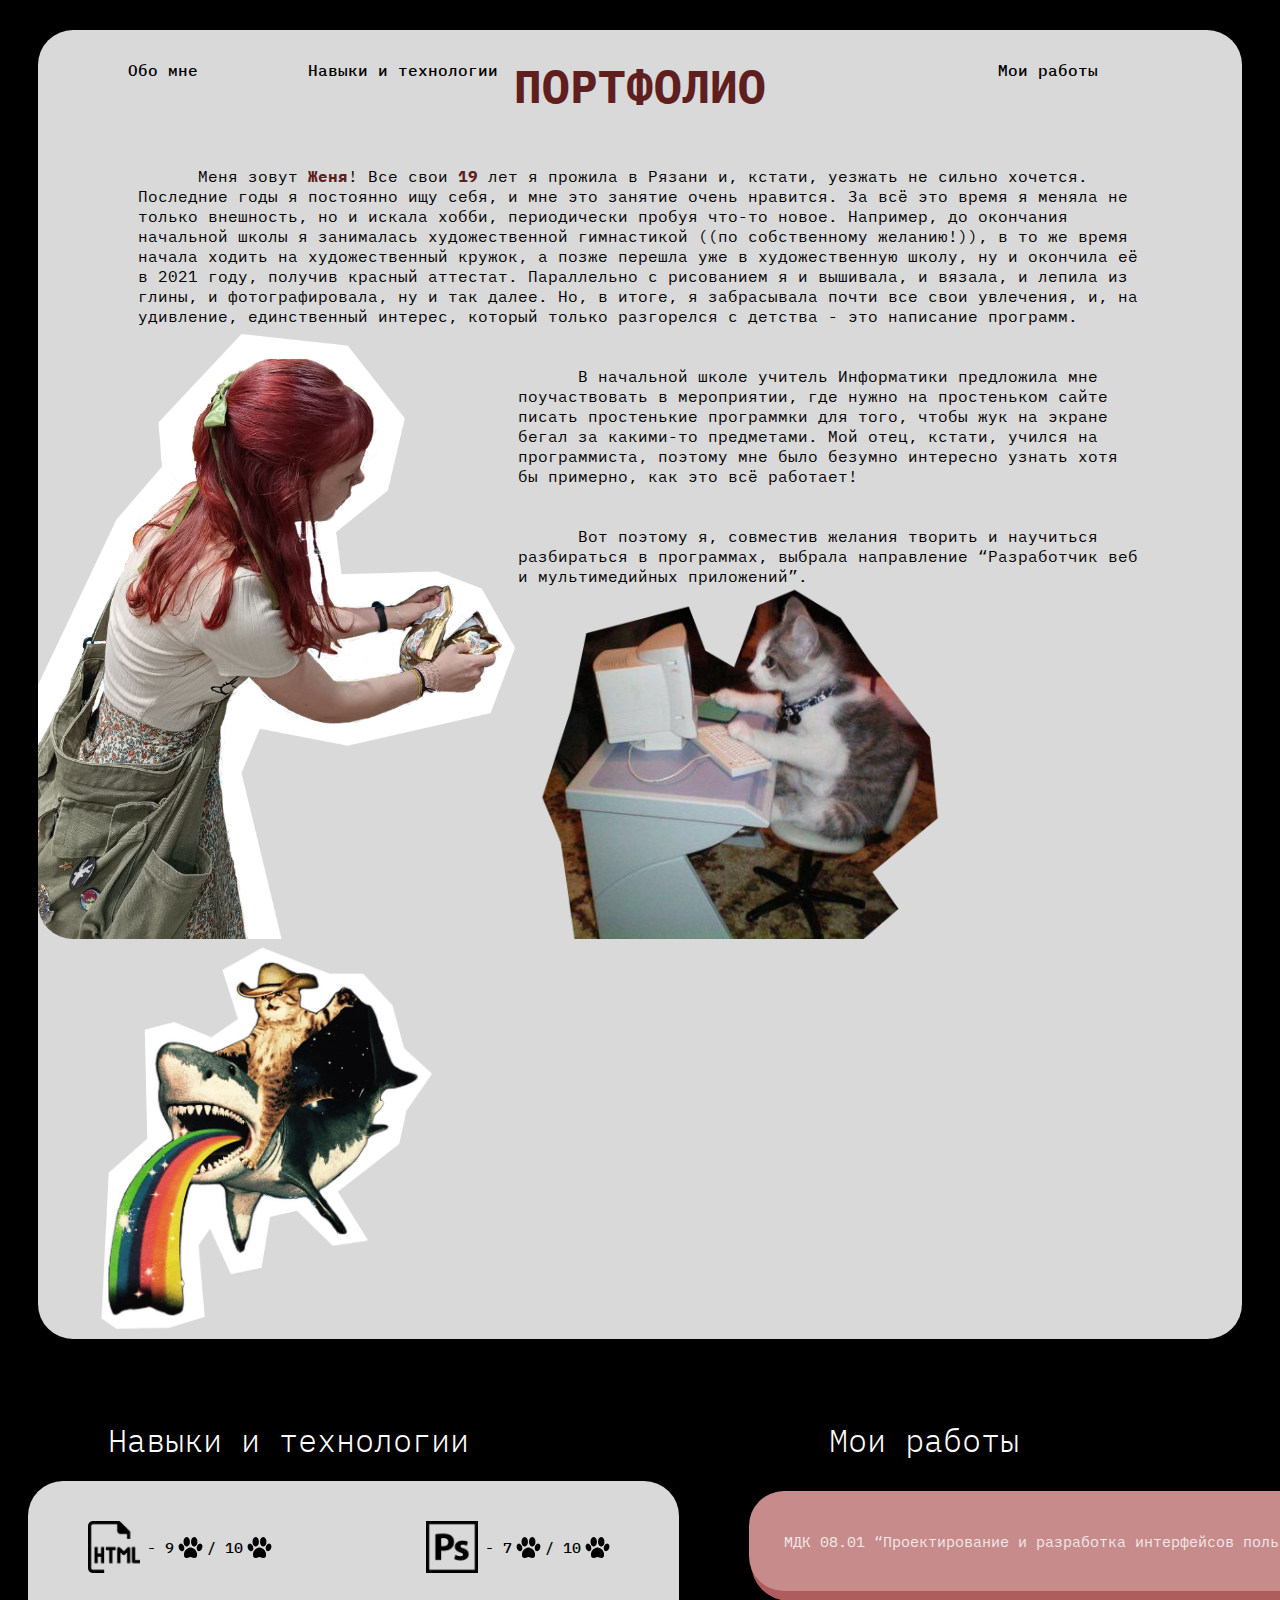
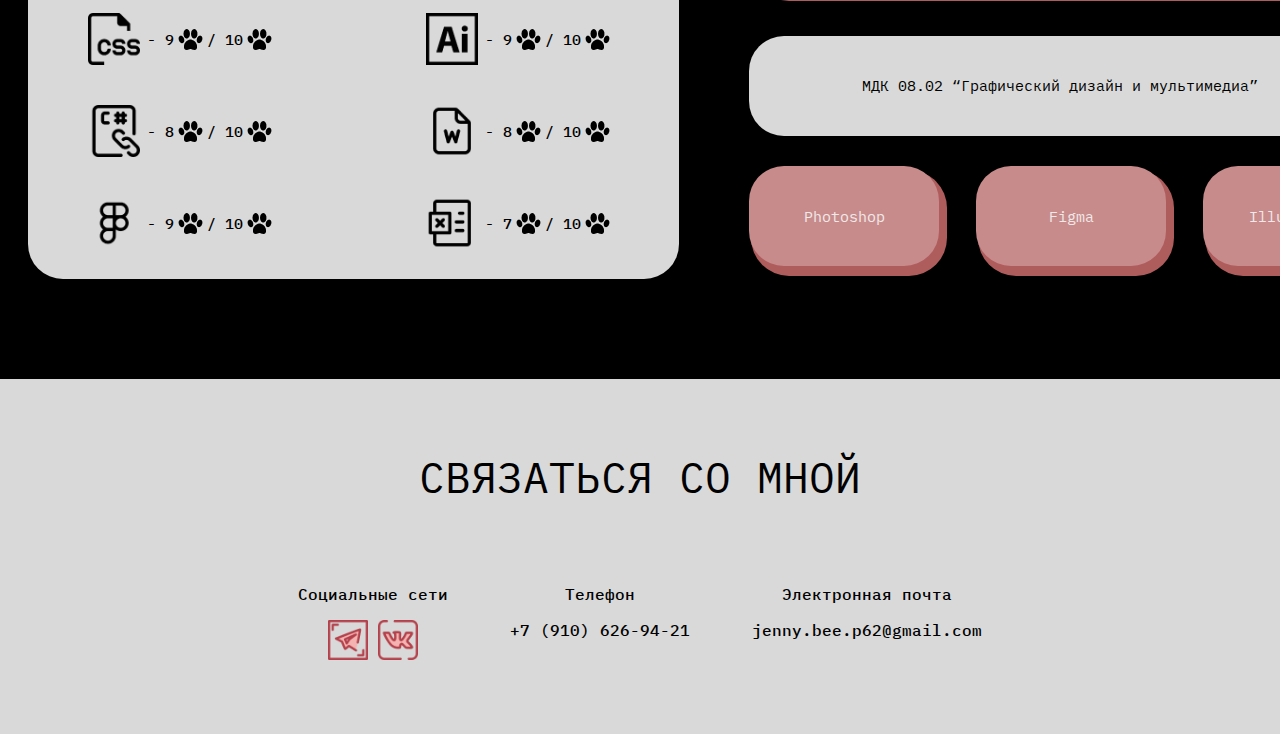
<file: index.html>
<!DOCTYPE html>
<html lang = "ru">
    <head>
        <meta charest="UTF-8">
        <meta name="viewport" content="width=device-width, initial-scale=1.0">
        <link rel="stylesheet" href="Обо мне.css">
        <title>Обо мне</title>
    </head>
    <body>
        <header>
            <div class="window">
                <nav>
                    <ul>
                        <li class="first"><a href="#">Обо мне</a></li>
                        <li class="second"><a href="#навыки">Навыки и технологии</a></li>
                        <li class="thirth"><a href="#работы">Мои работы</a></li>
                        <li class="fourth"><a href="#контакты">Контакты</a></li>
                    </ul>
                </nav>
                    <h1>ПОРТФОЛИО</h1>
                <p class="text1">Меня зовут <span>Женя</span>! Все свои <span>19</span> лет я прожила в Рязани 
                    и, кстати, уезжать не сильно хочется. Последние годы я постоянно ищу себя, и 
                    мне это занятие очень нравится. За всё это время я меняла не только внешность, 
                    но и искала хобби, периодически пробуя что-то новое. Например, до окончания 
                    начальной школы я занималась художественной гимнастикой ((по собственному желанию!)), 
                    в то же время начала ходить на художественный кружок, а позже перешла уже в 
                    художественную школу, ну и окончила её в 2021 году, получив красный аттестат. 
                    Параллельно с рисованием я и вышивала, и вязала, и лепила из глины, и 
                    фотографировала, ну и так далее. Но, в итоге, я забрасывала почти все свои 
                    увлечения, и, на удивление, единственный интерес, который только разгорелся с 
                    детства - это написание программ.</p>
                <p class="text2">В начальной школе учитель Информатики предложила мне 
                    поучаствовать в мероприятии, где нужно на простеньком сайте писать простенькие 
                    программки для того, чтобы жук на экране бегал за какими-то предметами. Мой 
                    отец, кстати, учился на программиста, поэтому мне было безумно интересно 
                    узнать хотя бы примерно, как это всё работает!</p>
                <p class="text3">Вот поэтому я, совместив желания творить и научиться разбираться в программах, 
                    выбрала направление “Разработчик веб и мультимедийных приложений”.</p>
                
                <img class="me" src="Обо мне/портфолио_я.png" alt="это я">
                <img class="kitty" src="Обо мне/портфолио_китти.png" alt="котенок-программист">
                <img class="shark" src="Обо мне/портфолио_акула.png" alt="КОТИК НА АКУЛЕ">
            </div>
        </header>
            <main>
                <div class="center">
                    <div class="win">
                        <h2><a name="навыки">Навыки и технологии</a></h2>
                    
                        <div class="window1">
                            <div class="left">
                                <div class="skill">
                                    <img class="pin" src="значки/html.png" alt="html">
                                    <p> - 9</p>
                                    <img class="paw" src="значки/лапка.png" alt="ЛАПКА">
                                    <p> / 10</p>
                                    <img class="paw" src="значки/лапка.png" alt="ЛАПКА"> 
                                </div>

                                <div class="skill">
                                    <img class="pin" src="значки/css.png" alt="css">
                                    <p> - 9</p> 
                                    <img class="paw" src="значки/лапка.png" alt="ЛАПКА">
                                    <p>  / 10</p>
                                    <img class="paw" src="значки/лапка.png" alt="ЛАПКА">
                                </div>
 
                                <div class="skill">
                                    <img class="pin" src="значки/csharp.png" alt="c#">
                                    <p> - 8</p>
                                    <img class="paw" src="значки/лапка.png" alt="ЛАПКА">
                                    <p>  / 10</p>
                                    <img class="paw" src="значки/лапка.png" alt="ЛАПКА"> 
                                </div>

                                <div class="skill">
                                    <img class="pin" src="значки/figma.png" alt="figma">
                                    <p> - 9 </p>
                                    <img class="paw" src="значки/лапка.png" alt="ЛАПКА">
                                    <p>  / 10</p>
                                    <img class="paw" src="значки/лапка.png" alt="ЛАПКА"> 
                                </div>
                            </div>

                            <div class="right">
                                <div class="skill">
                                    <img class="pin" src="значки/photoshop.png" alt="adobe photoshop">
                                    <p> - 7</p>
                                    <img class="paw" src="значки/лапка.png" alt="ЛАПКА">
                                    <p>  / 10</p>
                                    <img class="paw" src="значки/лапка.png" alt="ЛАПКА"> 
                                </div>
                                
                                <div class="skill">
                                    <img class="pin" src="значки/illustrator.png" alt="adobe illustrator">
                                    <p> - 9</p>
                                    <img class="paw" src="значки/лапка.png" alt="ЛАПКА">
                                    <p>  / 10</p>
                                    <img class="paw" src="значки/лапка.png" alt="ЛАПКА"> 
                                </div>

                                <div class="skill">
                                    <img class="pin" src="значки/word.png" alt="word">
                                    <p> - 8</p>
                                    <img class="paw" src="значки/лапка.png" alt="ЛАПКА">
                                    <p>  / 10</p> 
                                    <img class="paw" src="значки/лапка.png" alt="ЛАПКА"> 
                                </div>

                                <div class="skill">
                                    <img class="pin" src="значки/excel.png" alt="excel">
                                    <p> - 7</p>
                                    <img class="paw" src="значки/лапка.png" alt="ЛАПКА">
                                    <p> / 10</p>
                                    <img class="paw" src="значки/лапка.png" alt="ЛАПКА"> 
                                </div>
                            </div>
                        </div>
                    </div>

                <div class="works">
                    <h2><a name="работы">Мои работы</a></h2>
                    <form action="0801/08.01.html">
                        <button class="pr">МДК 08.01 “Проектирование и разработка интерфейсов пользователя”</button>
                    </form>
                    <p>МДК 08.02 “Графический дизайн и мультимедиа”</p>
                    <div class="btn">
                        <form action="ph/08.02 ph.html">
                            <button class="gr">Photoshop</button>
                        </form>
                        <form action="figma/08.02 figma.html">
                            <button class="gr">Figma</button>
                        </form>
                        <form action="ill/08.02 ill.html">
                            <button class="gr">Illustrator</button>
                        </form>
                    </div>
                </div>
            </div>
        </main>
        <footer>
            <h3><a name="контакты">СВЯЗАТЬСЯ СО МНОЙ</a></h3>
            
            <div class="contacts">
                <div class="ss">
                    <p>Социальные сети</p>
                    <a href="https://t.me/evysjw" target="_blank"><img src="значки/telegram.png" alt="telegram"></a>
                    <a href="https://vk.com/evysjw" target="_blank"><img src="значки/vkontacte.png" alt="VK"></a>
                </div>
                <div class="phone"> 
                    <p>Телефон</p>
                    <p class="data">+7 (910) 626-94-21</p>
                </div>
                <div class="em">
                    <p>Электронная почта</p>
                    <p class="data">jenny.bee.p62@gmail.com</p>
                </div>
            </div>
        </footer>
    </body>
</html>
</file>
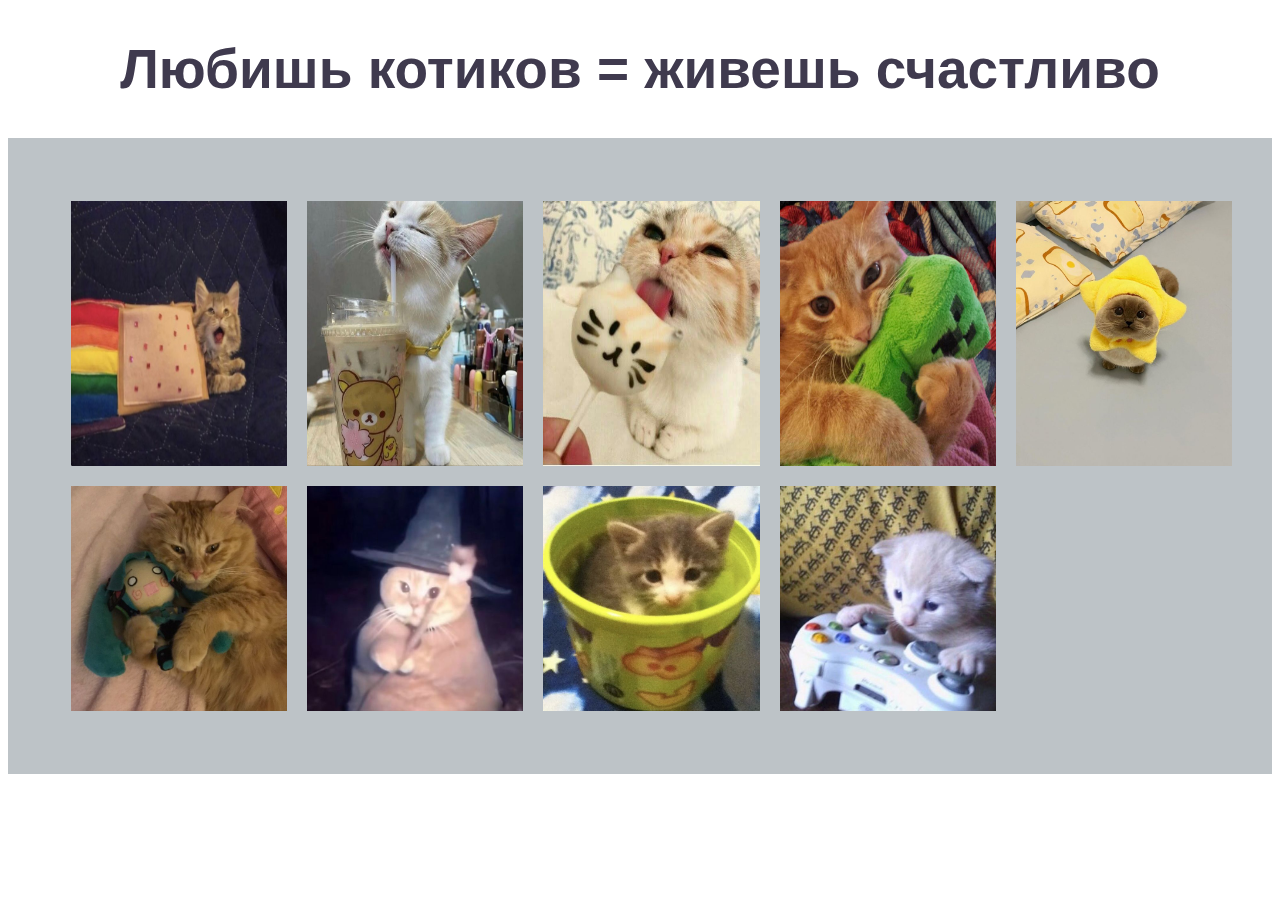
<file: 0801/галерея котиков/index.html>
<!DOCTYPE html>
<html lang="ru">
<head>
    <meta charset="UTF-8">
    <meta name="viewport" content="width=device-width, initial-scale=1.0">
    <title>Simple Gallery</title>
    <link rel="stylesheet" href="index.css">
</head>
<body>
    <header>
        <h1>Любишь котиков = живешь счастливо</h1>
    </header>
    <main>
        <div class="gallery">
            <div class="gallery-item1"><img src="1.jpg"></div>
            <div class="gallery-item2"><img src="2.jfif"></div>
            <div class="gallery-item3"><img src="3.jfif"></div>
            <div class="gallery-item4"><img src="4.jfif"></div>
            <div class="gallery-item5"><img src="5.jfif"></div>
            <div class="gallery-item6"><img src="6.jfif"></div>
            <div class="gallery-item7"><img src="7.jfif"></div>
            <div class="gallery-item8"><img src="8.jfif"></div>
            <div class="gallery-item9"><img src="9.jfif"></div>
        </div>
    </main>
</body>
</html>
</file>
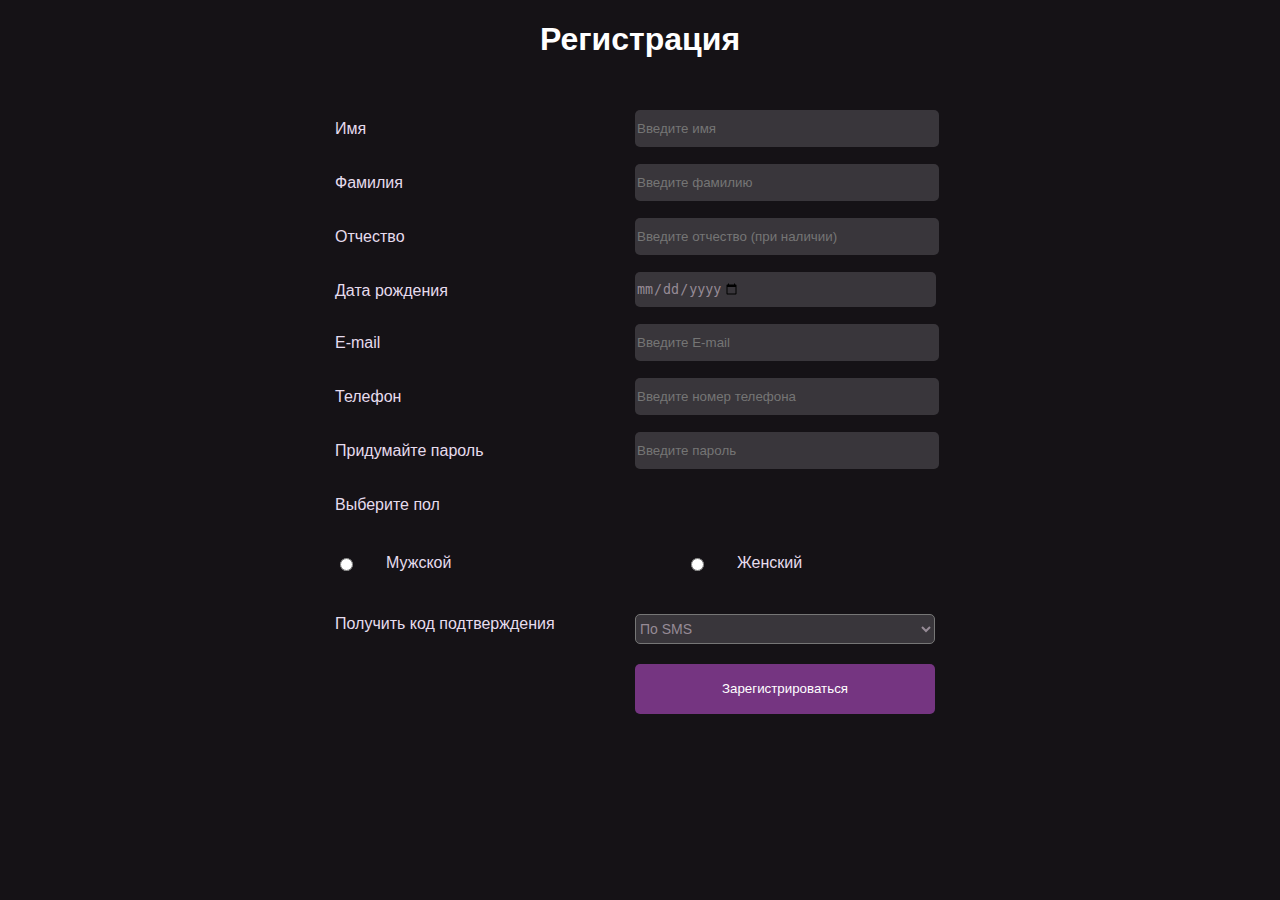
<file: 0801/окно регистрации/index.html>
<!DOCTYPE html>
<html lang="ru">
    <link rel="stylesheet" href="main2.css">
    <head>
        <h1>Регистрация</h1>
    </head>
    <body>
        <main>
            <form method="post">
                <label for="name">Имя</label>
                <input type="text" placeholder="Введите имя" required>
                
                <label for="surname">Фамилия</label>
                <input type="text" placeholder="Введите фамилию" required>
                
                <label for="patronymic">Отчество</label>
                <input type="text" placeholder="Введите отчество (при наличии)">
                
                <label>Дата рождения</label>
                <input type="date" id="date" min="1920-01-01" max="2024-10-08" required/>
                     
                <label for="e-mail">E-mail</label>
                <input type="email" id="email" pattern=".+@example\.com" placeholder="Введите E-mail" required/>
                       
                <label for="phone">Телефон</label>
                <input type="tel" id="phone" name="phone" placeholder="Введите номер телефона" required/>
                    
                <label for="password">Придумайте пароль</label>
                <input id="pass" name="password" placeholder="Введите пароль" required/>
                
                <label>Выберите пол</label>
                <div class="fem">
                    <input type="radio" id="male" name="gender" />
                    <label for="male">Мужской</label><br>
                    <input type="radio" id="female" name="gender" />
                    <label for="female">Женский</label><br>
                </div>
                <p>Получить код подтверждения</p>
                <div class="code">
                    <select>
                        <option>По SMS</option>
                        <option>По E-mail</option>
                    </select>
                    <br>
                    <div class="but">
                    <button type="sumbit">Зарегистрироваться</button>
                    </div>
                </div>
            </form>
        </main>
    </body>
</html>
</file>
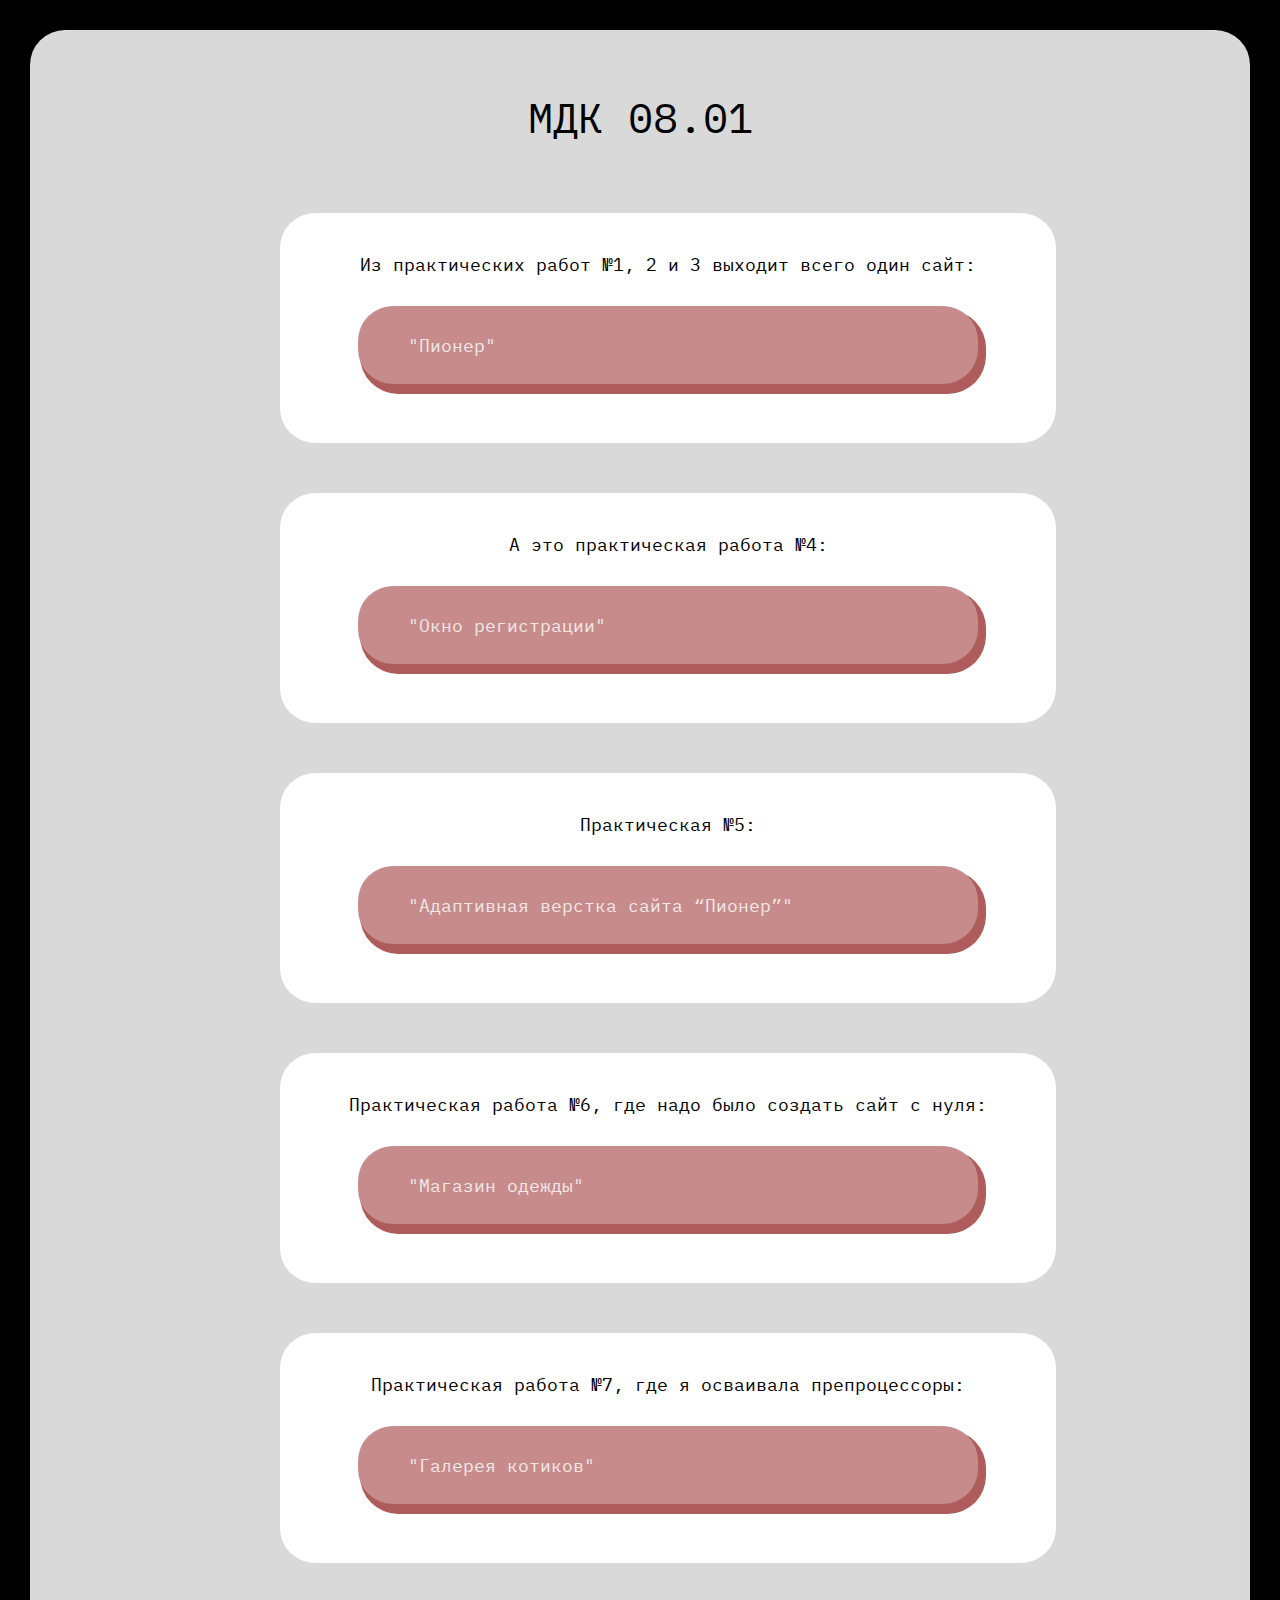
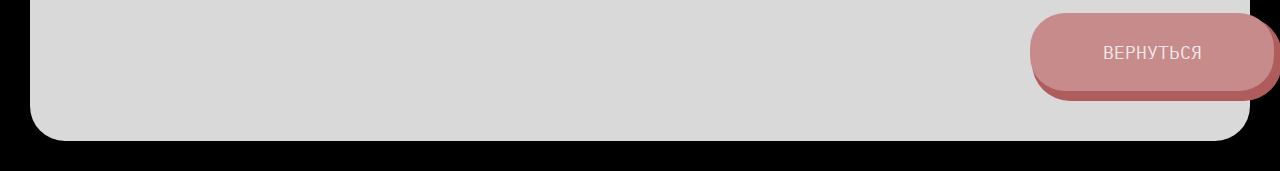
<file: 0801/08.01.html>
<!DOCTYPE html>
<html lang="ru">
    <head>
        <meta charest="UTF-8">
        <meta name="viewport" content="width=device-width, initial-scale=1.0">
        <link rel="stylesheet" href="08.01.css">
        <title>МДК 08.01</title>
    </head>
    <body>
        <header>
            <h1>МДК 08.01</h1>
        </header>
        <main>
            <div class="sites">
                <div class="site">
                    <p>Из практических работ №1, 2 и 3 выходит всего один сайт:</p>
                    <form action="пионер/html2.html" target="_blank">
                        <button>"Пионер"</button>
                    </form>
                </div>
                <div class="site">
                    <p>А это практическая работа №4:</p>
                    <form action="окно регистрации/index.html" target="_blank">
                        <button>"Окно регистрации"</button>
                    </form>
                </div>
                <div class="site">
                    <p>Практическая №5:</p>
                    <form action="адаптивка/html2.html" target="_blank">
                        <button>"Адаптивная верстка сайта “Пионер”"</button>
                    </form>
                </div>
                <div class="site">
                    <p>Практическая работа №6, где надо было создать сайт с нуля:</p>
                    <form action="cosarket/cosarket.html" target="_blank">
                        <button>"Магазин одежды"</button>
                    </form>
                </div>
                <div class="site">
                    <p>Практическая работа №7, где я осваивала препроцессоры:</p>
                    <form action="галерея котиков/index.html" target="_blank">
                        <button>"Галерея котиков"</button>
                    </form>
                </div>
            </div>
            <form action="../index.html">
                <button class="back"    >ВЕРНУТЬСЯ</button>
            </form>
        </main>
    </body>
</html>
</file>
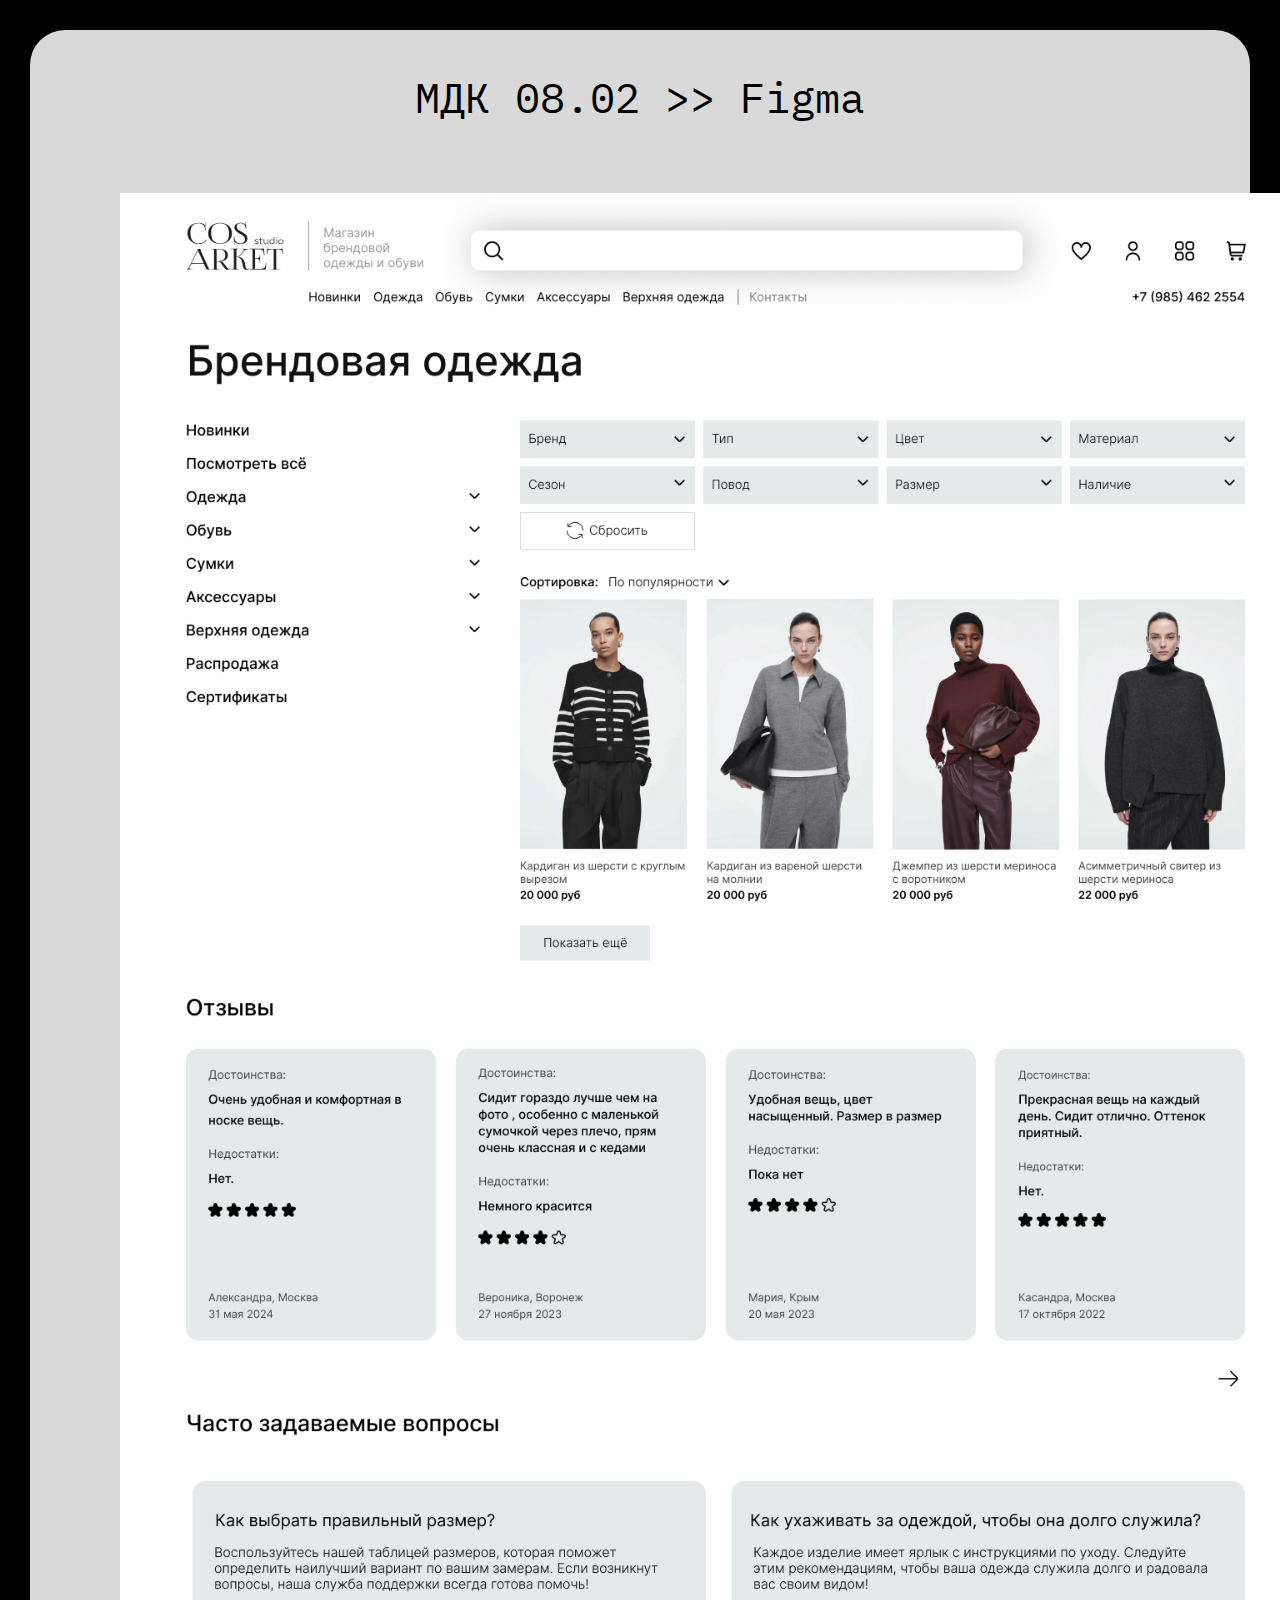
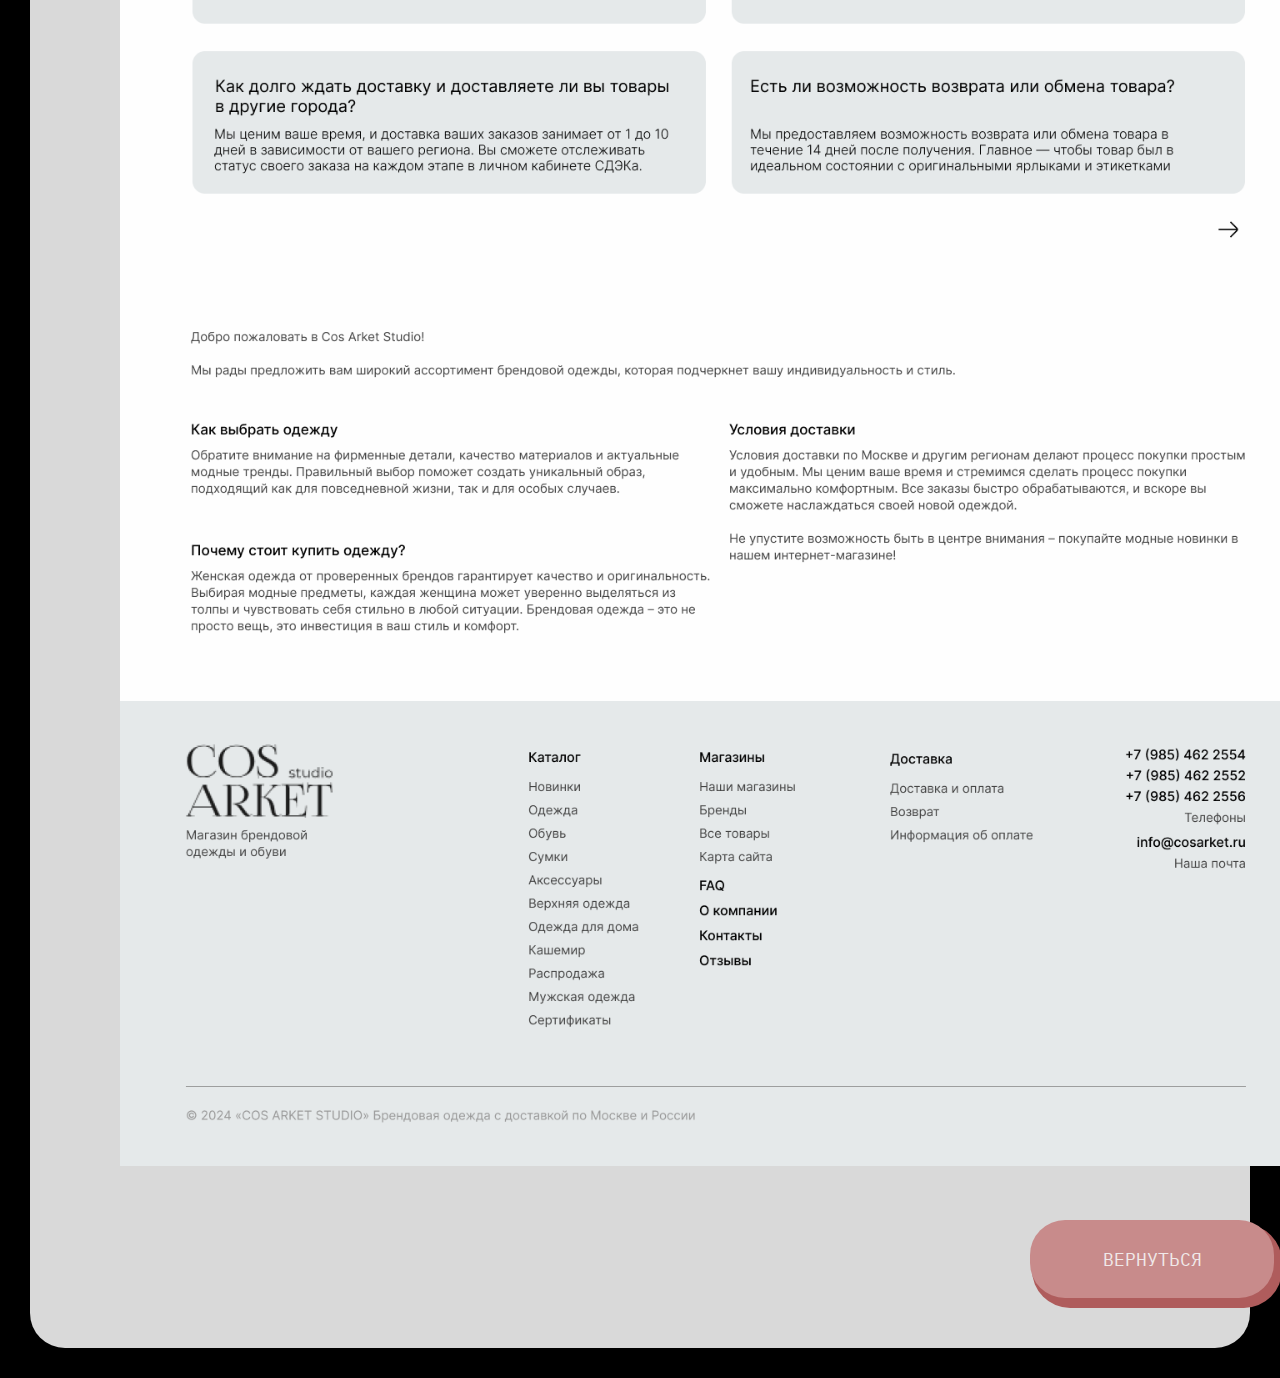
<file: figma/08.02 figma.html>
<!DOCTYPE html>
<html lang="ru">
    <head>
        <meta charest="UTF-8">
        <meta name="viewport" content="width=device-width, initial-scale=1.0">
        <link rel="stylesheet" href="08.02 figma.css">
        <title>МДК 08.02</title>
    </head>
    <body>
        <header>
            <h1>МДК 08.02 >> Figma</h1>
        </header>
        <main>
            <img src="cosarket.png">
            <form action="../index.html">
                <button class="back">ВЕРНУТЬСЯ</button>
            </form>
        </main>
    </body>
</html>
</file>
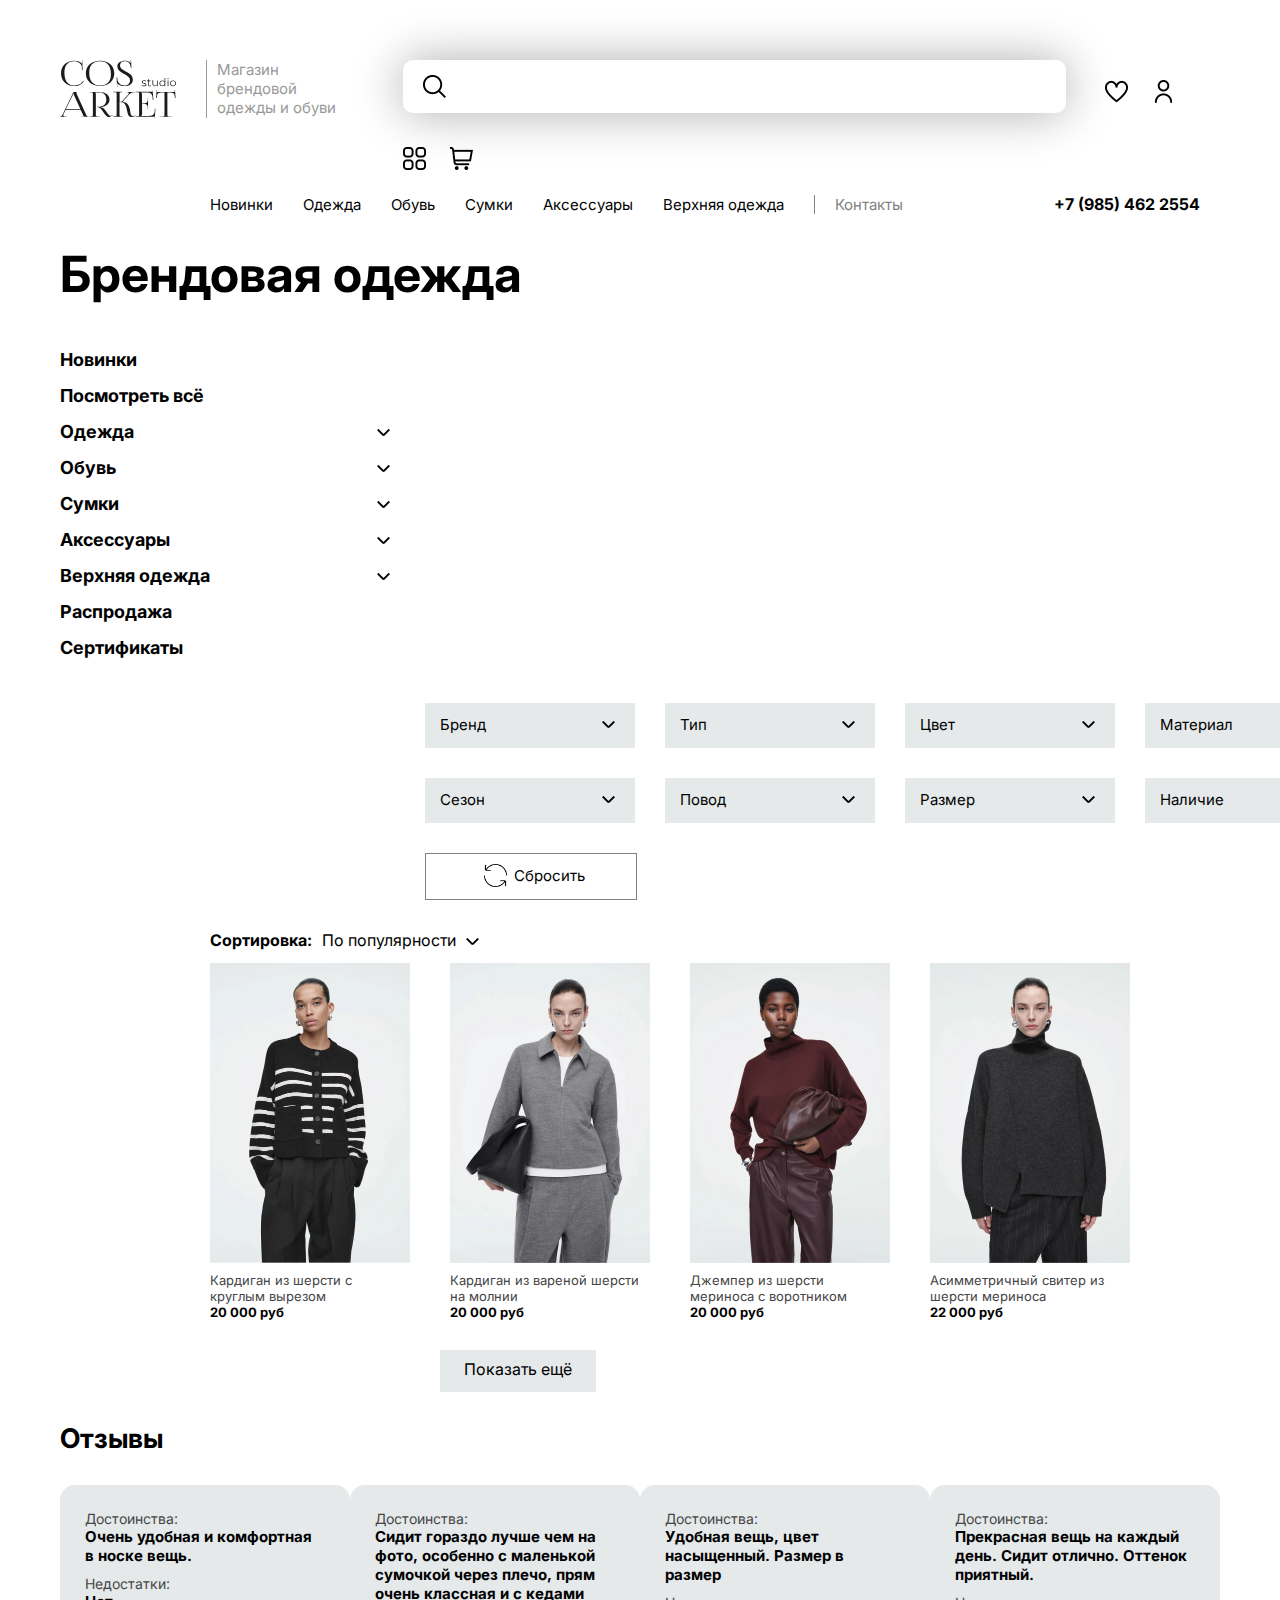
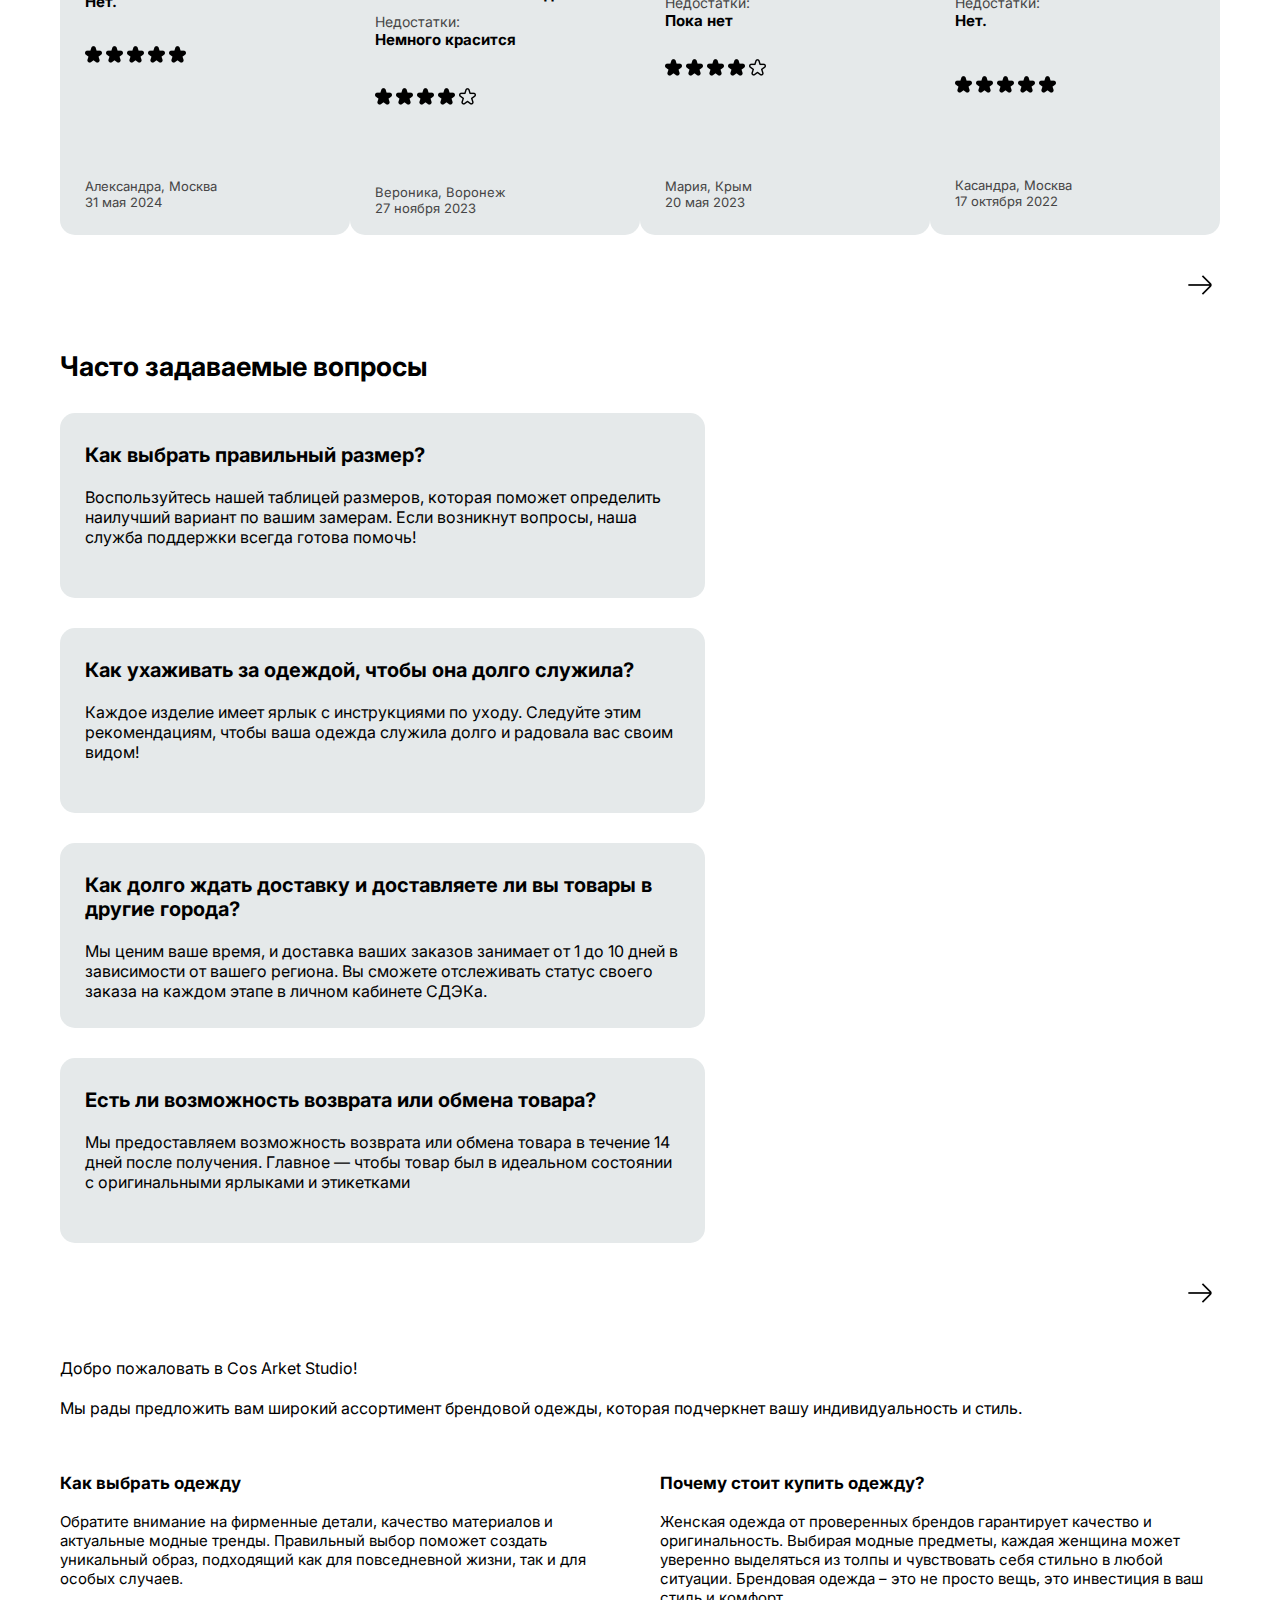
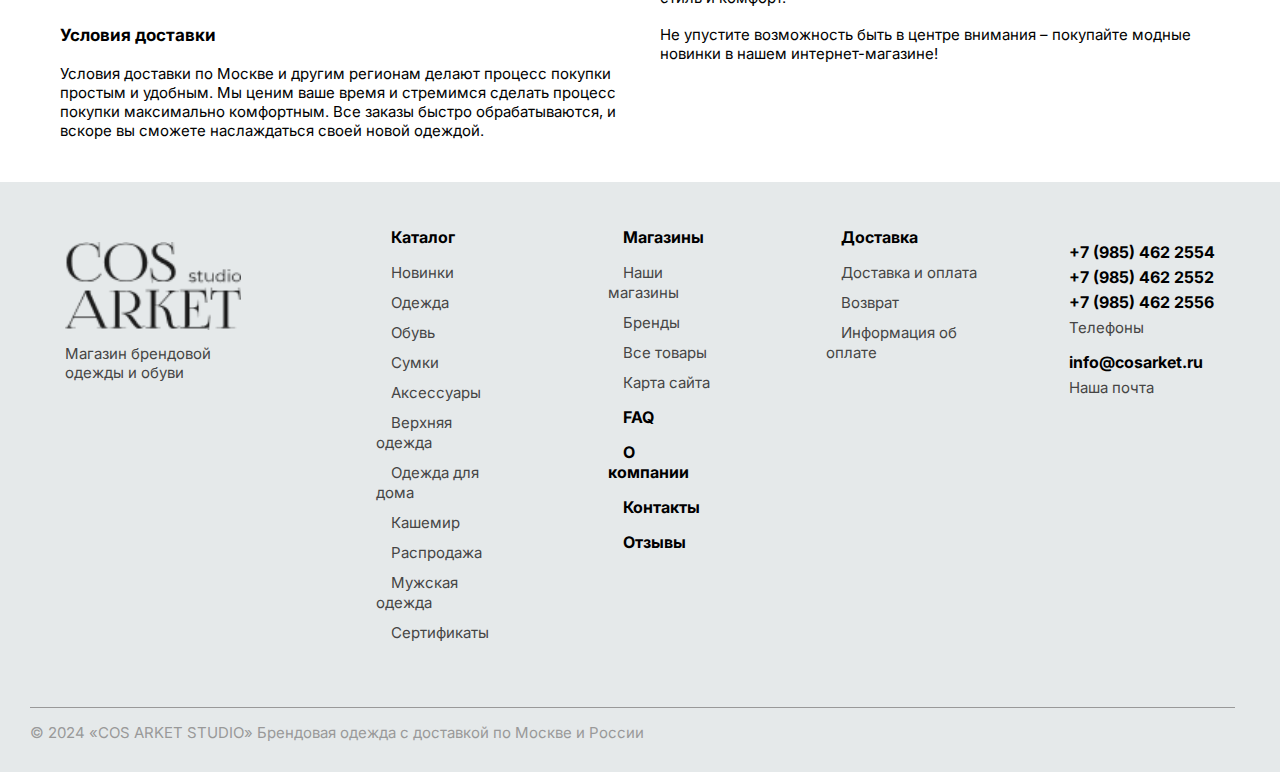
<file: 0801/cosarket/cosarket.html>
<!DOCTYPE html>
<html lang = "ru">
    <head>
        <meta charest="UTF-8">
        <meta name="viewport" content="width=device-width, initial-scale=1.0">
        <link rel="stylesheet" href="cosarket.css">
        <title>Брендовая одежда - COSARKET</title>
    </head>
</html>
<body>
    <header>
        <div class="part_logo">
            <div class="logo">
                <img src="header/header_logo.png" alt="логотип">
                <p>Магазин брендовой одежды и обуви</p>
            </div>
            <div class="p_logo">
                <img class="search" src="header/header_search.png" alt="поиск">
                <img class="im" src="header/header_fav.png">
                <img class="im" src="header/header_account.png">
                <img class="im" src="header/header_comp.png">
                <img class="im" src="header/header_cart.png">
            </div>
        </div>     
        <nav>
            <ul>
                <li><a href="#">Новинки</a></li>
                <li><a href="#">Одежда</a></li>
                <li><a href="#">Обувь</a></li>
                <li><a href="#">Сумки</a></li>
                <li><a href="#">Аксессуары</a></li>
                <li><a href="#">Верхняя одежда</a></li>
                <li><a class="cntcts" href="#">Контакты</a></li>
            </ul>
            <p>+7 (985) 462 2554</p>
        </nav>
        <h1>Брендовая одежда</h1>
    </header>
    <aside>
        <nav>
            <ul>
                <li><a href="#">Новинки</a></li>
                <li><a href="#">Посмотреть всё</a></li>
                <li><a href="#">Одежда</a><img src="main/mark.png"></li>
                <li><a href="#">Обувь</a><img src="main/mark.png"></li>
                <li><a href="#">Сумки</a><img src="main/mark.png"></li>
                <li><a href="#">Аксессуары</a><img src="main/mark.png"></li>
                <li><a href="#">Верхняя одежда</a><img src="main/mark.png"></li>
                <li><a href="#">Распродажа</a></li>
                <li><a href="#">Сертификаты</a></li>
            </ul>
        </nav>
    </aside>
    <main>
        <div class="filters">
            <nav>
                <ul>
                    <li class="fil"><a href="#">Бренд</a><img src="main/mark.png"></li>
                    <li class="fil"><a href="#">Тип</a><img src="main/mark.png"></li>
                    <li class="fil"><a href="#">Цвет</a><img src="main/mark.png"></li>
                    <li class="fil"><a href="#">Материал</a><img src="main/mark.png"></li>
                    <li class="fil"><a href="#">Сезон</a><img src="main/mark.png"></li>
                    <li class="fil"><a href="#">Повод</a><img src="main/mark.png"></li>
                    <li class="fil"><a href="#">Размер</a><img src="main/mark.png"></li>
                    <li class="fil"><a href="#">Наличие</a><img src="main/mark.png"></li>
                    <li class="reset"><img src="main/reset.png"><a href="#">Сбросить</a></li>
                </ul>
            </nav>
        </div> 
        <div class="sorting">
            <p class="s">Сортировка:</p>
            <p class="po">По популярности</p>
            <img src="main/mark.png">
        </div>
        <div class="prod">
            <div class="pr">
                <img src="main/photo1.png">
                <p class="name">Кардиган из шерсти с круглым вырезом</p>
                <p class="price">20 000 руб</p>
            </div>
            <div class="pr">
                <img src="main/photo2.png">
                <p class="name">Кардиган из вареной шерсти на молнии</p>
                <p class="price">20 000 руб</p>
            </div>
            <div class="pr">
                <img src="main/photo3.png">
                <p class="name">Джемпер из шерсти мериноса с воротником</p>
                <p class="price">20 000 руб</p>
            </div>
            <div class="pr">
                <img src="main/photo4.png">
                <p class="name">Асимметричный свитер из шерсти мериноса</p>
                <p class="price">22 000 руб</p>
            </div>
        </div>
        <div class="plus">
            <p>Показать ещё</p>
        </div>
        <h2>Отзывы</h2>
        <div class="reviews">
            <div class="rev">
                <div class="t">
                    <p class="dn">Достоинства:</p>
                    <p class="text">Очень удобная и комфортная в носке вещь.</p>
                    <p class="dn">Недостатки:</p>
                    <p class="text">Нет.</p>
                </div>
                <div class="stars"> 
                    <img src="main/black_star.png">
                    <img src="main/black_star.png">
                    <img src="main/black_star.png">
                    <img src="main/black_star.png">
                    <img src="main/black_star.png">
                </div>
                <p class="data">Александра, Москва<br>
                    31 мая 2024</p>
            </div>
            <div class="rev">
                <div class="t">
                    <p class="dn">Достоинства:</p>
                    <p class="text">Сидит гораздо лучше чем на фото, особенно с маленькой 
                        сумочкой через плечо, прям очень классная и с кедами</p>
                    <p class="dn">Недостатки:</p>
                    <p class="text">Немного красится</p>
                </div>
                <div class="stars"><div class="r1"> 
                    <img src="main/black_star.png">
                    <img src="main/black_star.png">
                    <img src="main/black_star.png">
                    <img src="main/black_star.png">
                    <img src="main/clear_star.png">
                </div></div>
                <div class="d1">
                    <p class="data">Вероника, Воронеж<br>
                        27 ноября 2023</p>
                </div>
            </div>
            <div class="rev">
                <div class="t">
                    <p class="dn">Достоинства:</p>
                    <p class="text">Удобная вещь, цвет насыщенный. Размер в размер</p>
                    <p class="dn">Недостатки:</p>
                    <p class="text">Пока нет</p>
                </div>
                <div class="stars"> 
                    <img src="main/black_star.png">
                    <img src="main/black_star.png">
                    <img src="main/black_star.png">
                    <img src="main/black_star.png">
                    <img src="main/clear_star.png">
                </div>
                <p class="data">Мария, Крым<br>
                    20 мая 2023</p>
            </div>
            <div class="rev">
                <div class="t">
                    <p class="dn">Достоинства:</p>
                    <p class="text">Прекрасная вещь на каждый день. Сидит отлично. Оттенок приятный.</p>
                    <p class="dn">Недостатки:</p>
                    <p class="text">Нет.</p>
                </div>
                <div class="stars"> <div class="r2">
                    <img src="main/black_star.png">
                    <img src="main/black_star.png">
                    <img src="main/black_star.png">
                    <img src="main/black_star.png">
                    <img src="main/black_star.png">
                </div></div>
                <div class="d2">
                    <p class="data">Касандра, Москва<br>
                        17 октября 2022</p>
                </div>
            </div>
        </div>
        <img class="arr" src="main/arrow.png">
        <h2 class="qh">Часто задаваемые вопросы</h2>
        <div class="faq">
            <div class="que">
                <h3>Как выбрать правильный размер?</h3>
                <p>Воспользуйтесь нашей таблицей размеров, которая поможет определить наилучший 
                    вариант по вашим замерам. Если возникнут вопросы, наша служба поддержки всегда готова помочь!</p>                
                </div>
            <div class="que">
                <h3>Как ухаживать за одеждой, чтобы она долго служила?</h3>
                <p>Каждое изделие имеет ярлык с инструкциями по уходу. Следуйте этим рекомендациям, чтобы ваша одежда служила долго и радовала вас своим видом!</p>
            </div>
            <div class="que">
                <h3>Как долго ждать доставку и доставляете ли вы товары в другие города?</h3>
                <p>Мы ценим ваше время, и доставка ваших заказов занимает от 1 до 10 дней в зависимости от вашего региона. Вы сможете 
                    отслеживать статус своего заказа на каждом этапе в личном кабинете СДЭКа.</p>
            </div>
            <div class="que">
                <h3>Есть ли возможность возврата или обмена товара?</h3>
                <p>Мы предоставляем возможность возврата или обмена товара в течение 14 дней после получения. 
                    Главное — чтобы товар был в идеальном состоянии с оригинальными ярлыками и этикетками</p>
            </div>
        </div>
        <img class="arr" src="main/arrow.png">
        <div class="description">
            <p>Добро пожаловать в Cos Arket Studio!<br><br>
                Мы рады предложить вам широкий ассортимент брендовой одежды, которая подчеркнет вашу индивидуальность и стиль.</p>
            <div class="grid">
                <p><span>Как выбрать одежду</span><br><br>
                    Обратите внимание на фирменные детали, качество материалов и актуальные модные тренды. Правильный выбор поможет 
                    создать уникальный образ, подходящий как для повседневной жизни, так и для особых случаев.</p>                    
                <p><span>Почему стоит купить одежду?</span><br><br>
                    Женская одежда от проверенных брендов гарантирует качество и оригинальность. Выбирая модные предметы, 
                    каждая женщина может уверенно выделяться из толпы и чувствовать себя стильно в любой ситуации. 
                    Брендовая одежда – это не просто вещь, это инвестиция в ваш стиль и комфорт.</p>
                <p><span>Условия доставки</span><br><br>
                    Условия доставки по Москве и другим регионам делают процесс покупки простым и удобным. Мы ценим ваше время и стремимся сделать 
                    процесс покупки максимально комфортным. Все заказы быстро обрабатываются, и вскоре вы сможете наслаждаться своей новой одеждой.</p>
                <p>Не упустите возможность быть в центре внимания – покупайте модные новинки в нашем интернет-магазине!</p>
            </div>
        </div>
    </main>
    <footer>
        <div class="footer_logo">
            <img src="footer_logo.png" alt="логотип">
            <p>Магазин брендовой одежды и обуви</p>
        </div>
        <div class="info">
            <div class="contacts">
                <p>+7 (985) 462 2554</p>
                <p>+7 (985) 462 2552</p>
                <p>+7 (985) 462 2556</p>
                <p><span>Телефоны</span></p>
                <div class="mail">
                    <p>info@cosarket.ru</p>
                    <p><span>Наша почта</span></p>
                </div>
            </div>
            <nav>
                <div class="catalog">
                    <ul>
                        <li><a class="typ" href="#">Каталог</a><img src="main/mark.png"></li>
                        <li class="pyt"><a href="#">Новинки</a></li>
                        <li class="pyt"><a href="#">Одежда</a></li>
                        <li class="pyt"><a href="#">Обувь</a></li>
                        <li class="pyt"><a href="#">Сумки</a></li>
                        <li class="pyt"><a href="#">Аксессуары</a></li>
                        <li class="pyt"><a href="#">Верхняя одежда</a></li>
                        <li class="pyt"><a href="#">Одежда для дома</a></li>
                        <li class="pyt"><a href="#">Кашемир</a></li>
                        <li class="pyt"><a href="#">Распродажа</a></li>
                        <li class="pyt"><a href="#">Мужская одежда</a></li>
                        <li class="pyt"><a href="#">Сертификаты</a></li>
                    </ul>
                </div>
                <div class="store">
                    <ul>
                        <li><a class="typ" href="#">Магазины</a><img src="main/mark.png"></li>
                        <li class="pyt"><a href="#">Наши магазины</a></li>
                        <li class="pyt"><a href="#">Бренды</a></li>
                        <li class="pyt"><a href="#">Все товары</a></li>
                        <li class="pyt"><a href="#">Карта сайта</a></li>
                        <li><a class="typ" href="#">FAQ</a></li>
                        <li><a class="typ" href="#">О компании</a></li>
                        <li><a class="typ" href="#">Контакты</a></li>
                        <li><a class="typ" href="#">Отзывы</a></li>
                    </ul>
                </div>
                <div class="delivery">
                    <ul>
                        <li><a class="typ" href="#">Доставка</a><img src="main/mark.png"></li>
                        <li class="pyt"><a href="#">Доставка и оплата</a></li>
                        <li class="pyt"><a href="#">Возврат</a></li>
                        <li class="pyt"><a href="#">Информация об оплате</a></li>
                    </ul>
                </div>
            </nav>
            <p class="foot">© 2024 «COS ARKET STUDIO» Брендовая одежда с доставкой по Москве и России</p>
        </div>
    </footer>
</body>
</file>
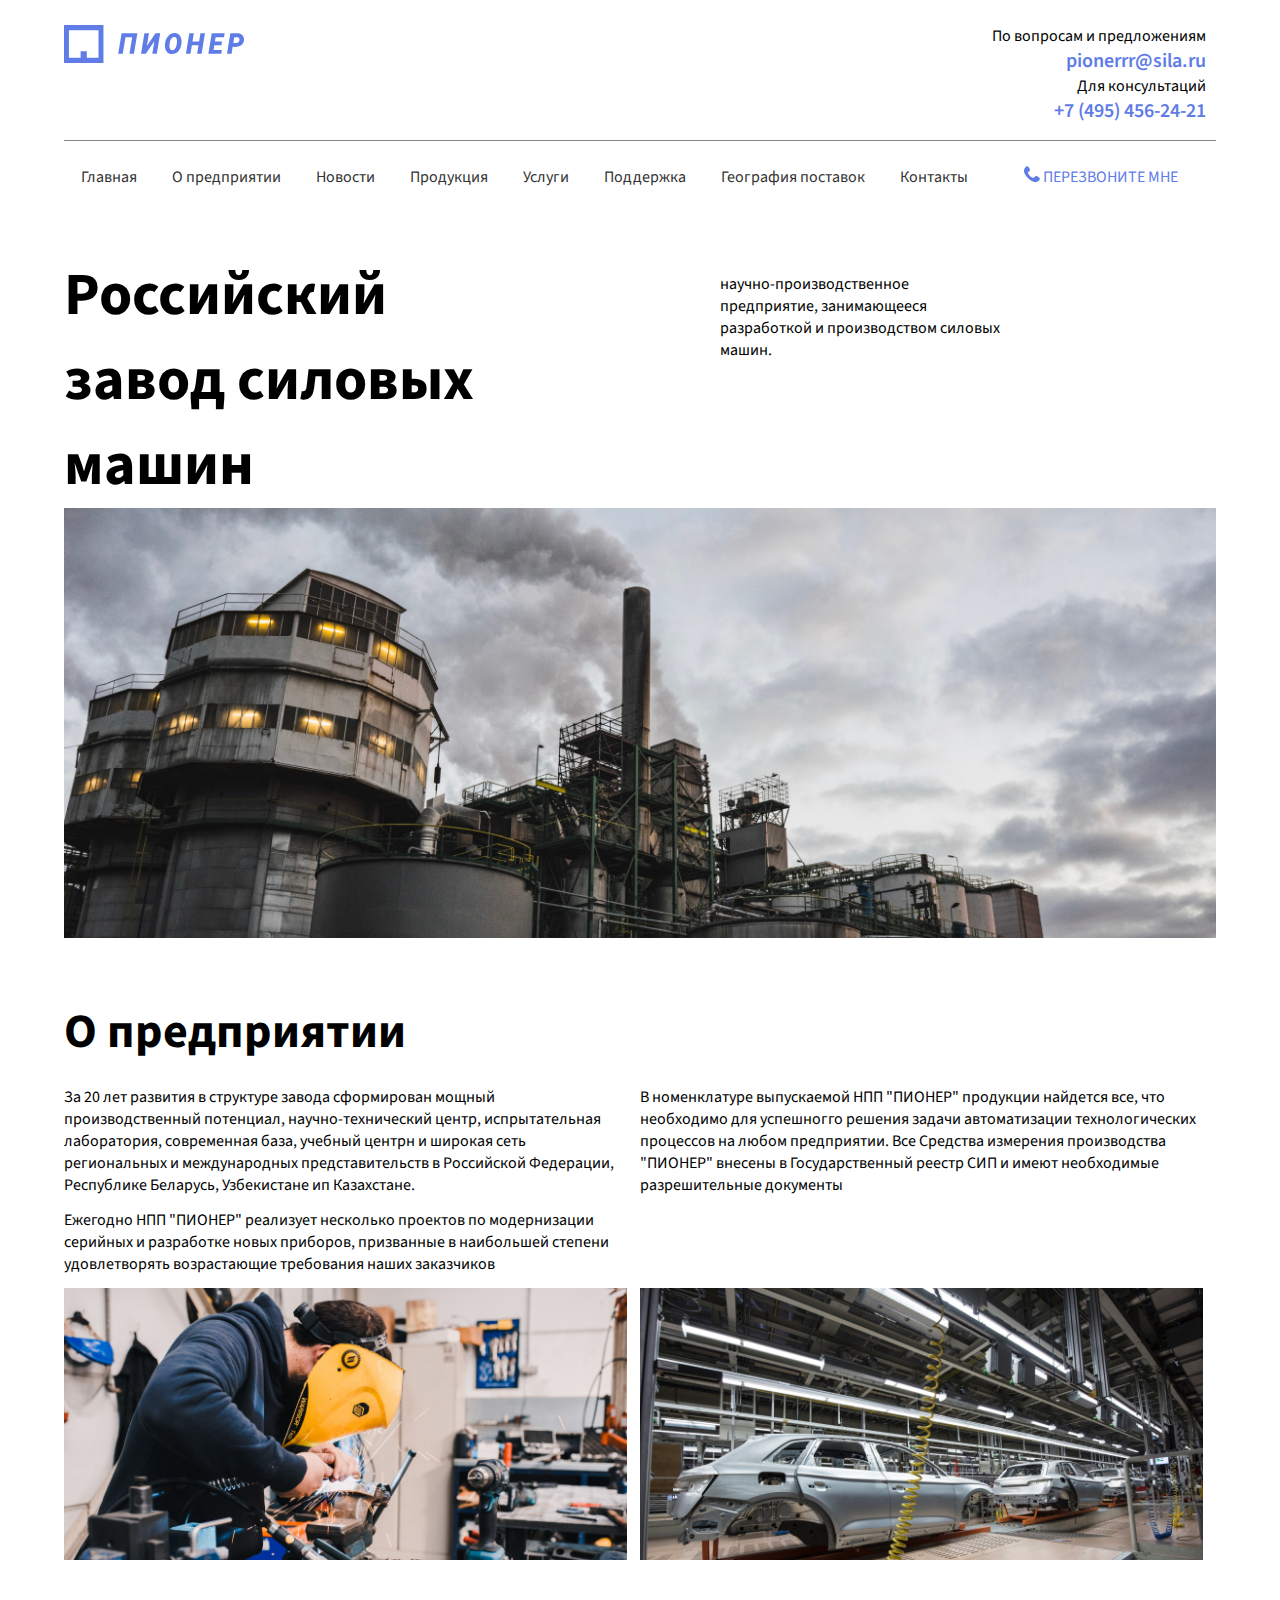
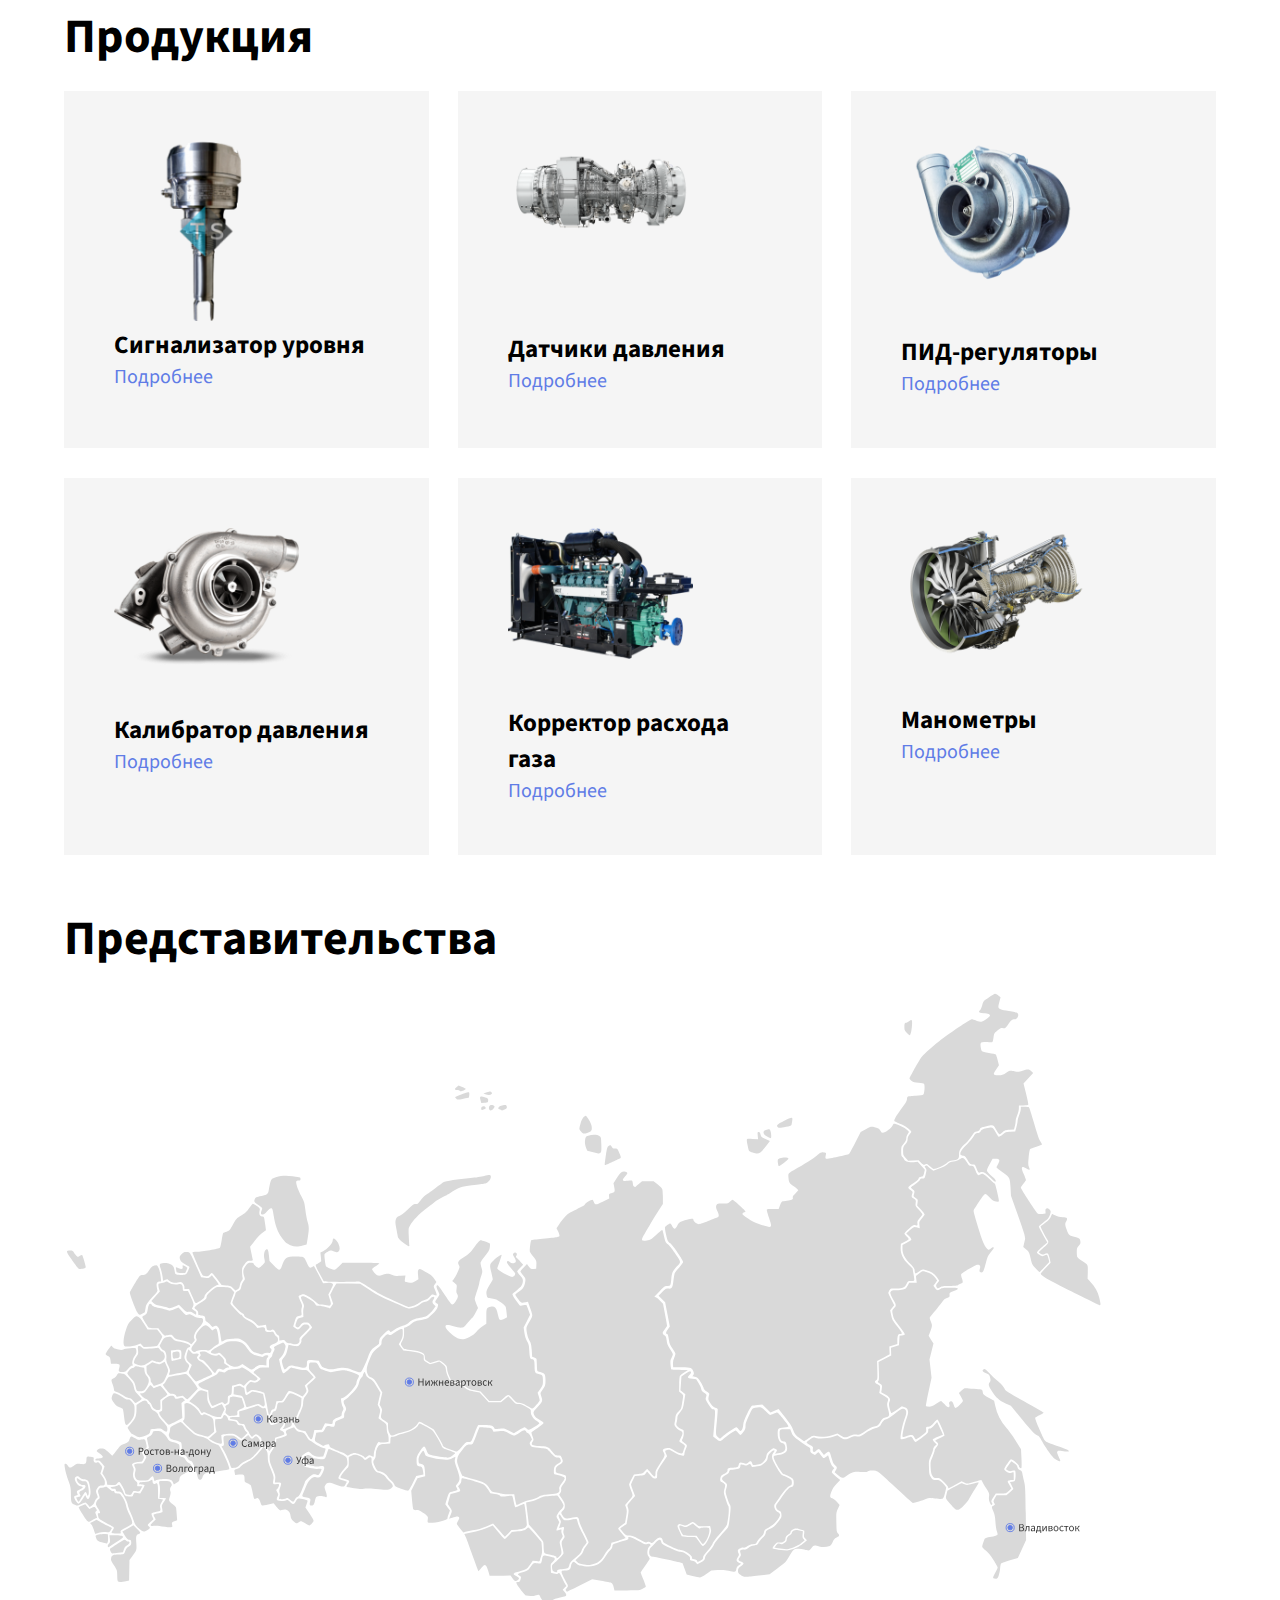
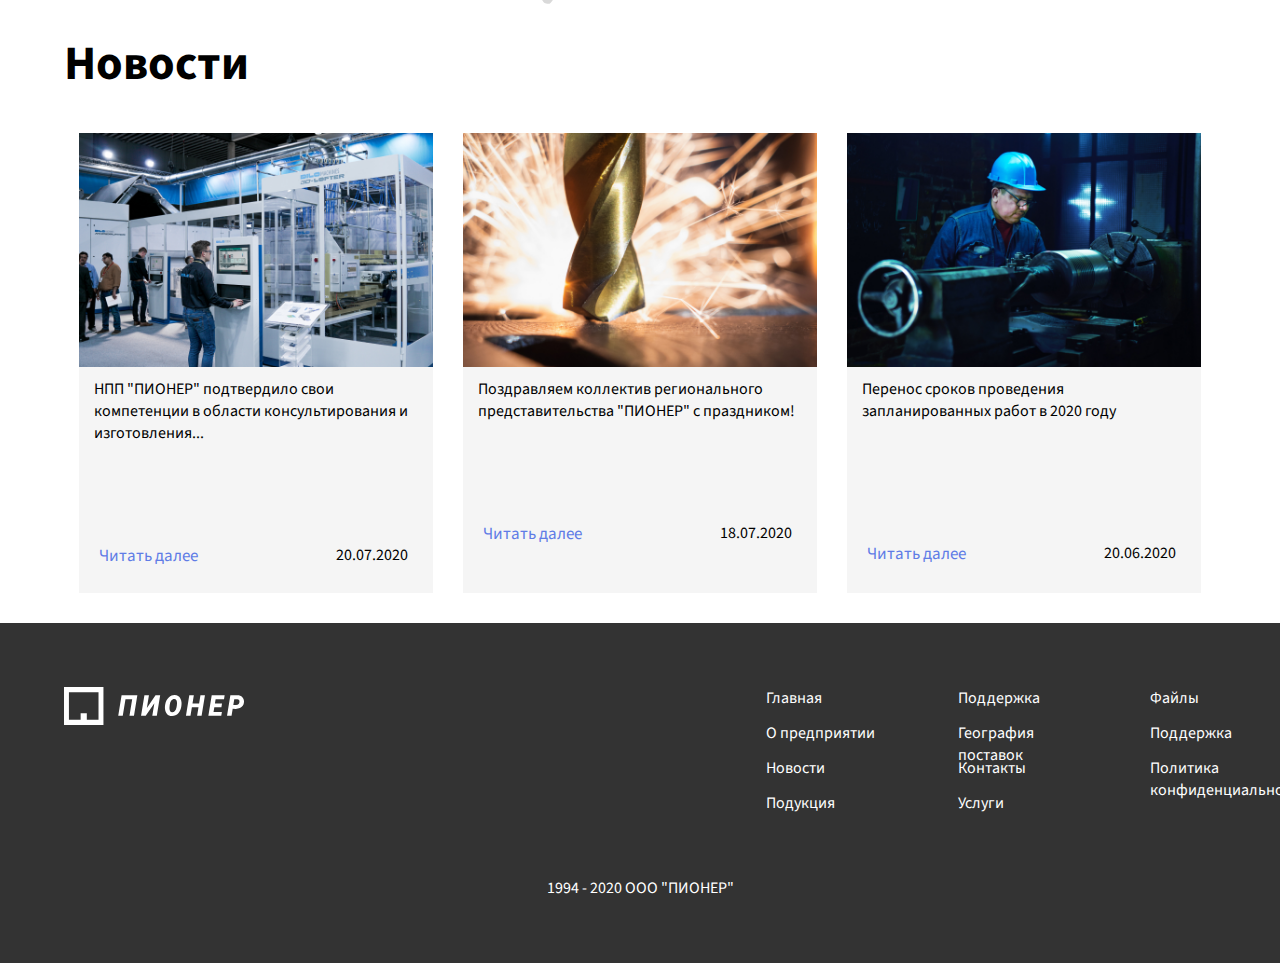
<file: 0801/адаптивка/html2.html>
<!DOCTYPE html>
<html lang = "ru">
    <head>
        <meta charest="UTF-8">
        <meta name="viewport" content="width=device-width, initial-scale=1.0">
        <link rel="stylesheet" href="main.style.css">
        <title>Пионер</title>
    </head>
    <body>
        <header>
            <div class="logo">
                <img src="logo/logo.svg" alt="логотип">
            </div>
            <div class="contacts">
                <p>По вопросам и предложениям
                    <span>pionerrr@sila.ru</span>
                </p>
                <p>Для консультаций
                <span>+7 (495) 456-24-21</span>
                </p>
            </div>
            <nav>
                <ul>
                    <li><a href="#">Главная</a></li>
                    <li><a href="#">О предприятии</a></li>
                    <li><a href="#">Новости</a></li>
                    <li><a href="#">Продукция</a></li>
                    <li><a href="#">Услуги</a></li>
                    <li><a href="#">Поддержка</a></li>
                    <li><a href="#">География поставок</a></li>
                    <li><a href="#">Контакты</a></li>
                </ul>
                <a href="">
                    <div class="call">
                        <img src="tel.svg" alt="иконка телефона">
                        ПЕРЕЗВОНИТЕ МНЕ
                    </div>
                </a>
            </nav>
        </header>
        <main>
            <div class="banner">
                <h1>Российский завод силовых машин</h1>
                <p>научно-производственное предприятие, 
                    занимающееся разработкой и производством силовых машин.</p>
                    <img src="hero-image.jpg" alt="баннер">
            </div>
            <section>
                <h2>О предприятии</h2>
                <div class="grid">
                    <p>За 20 лет развития в структуре завода сформирован мощный производственный
                        потенциал, научно-технический центр, испрытательная лаборатория, современная
                        база, учебный центрн и широкая сеть региональных и международных
                        представительств в Российской Федерации, Республике Беларусь, Узбекистане ип Казахстане.</p>
                    <p>В номенклатуре выпускаемой НПП "ПИОНЕР" продукции найдется все, что необходимо для успешногго
                        решения задачи автоматизации технологических процессов на любом предприятии. Все Средства
                        измерения производства "ПИОНЕР" внесены в Государственный реестр СИП и имеют необходимые
                        разрешительные документы</p>
                    <p>Ежегодно НПП "ПИОНЕР" реализует несколько проектов по модернизации серийных и разработке новых
                        приборов, призванные в наибольшей степени удовлетворять возрастающие требования наших заказчиков</p>
                        <p></p>
                            <img src="aurelien-romain-DB_q6rPFnBM-unsplash.jpg" alt="о предприятии">
                            <img src="carlos-aranda-QMjCzOGeglA-unsplash.jpg" alt="о предприятии">
                        
                </div>
            </section>
            <section>
                <h2>Продукция</h2>
                <div class="wrap">
                    <div class="column1">
                        <div class="image-container">
                            <img src="products/prod-1.png" alt="изображение продукции">
                        </div>
                        <div class="prod">
                            <div class="su">
                                <h3>Сигнализатор уровня</h3>
                                <a href="#">Подробнее</a>
                            </div>
                        </div>
                    </div>
                    <div class="column1">
                        <div class="image-container">
                            <img src="products/prod-2.png" alt="изображение продукции">
                        </div>
                        <div class="prod">
                            <div class="dd">
                                <h3>Датчики давления</h3>
                                <a href="#">Подробнее</a>
                            </div>
                        </div>
                    </div>
                    <div class="column1">
                        <div class="image-container">
                            <img src="products/prod-3.png" alt="изображение продукции">
                        </div>
                        <div class="prod">
                            <div class="pr">
                                <h3>ПИД-регуляторы</h3>
                                <a href="#">Подробнее</a>
                            </div>
                        </div>
                    </div>
                    <div class="column1">
                        <div class="image-container">
                            <img src="products/prod-4.png" alt="изображение продукции">
                        </div>
                        <div class="prod">
                            <div class="kd">
                                <h3>Калибратор давления</h3>
                                <a href="#">Подробнее</a>
                            </div>
                        </div>
                    </div>
                    <div class="column1">
                        <div class="image-container">
                            <img src="products/prod-5.png" alt="изображение продукции">
                        </div>
                        <div class="prod">
                            <div class="krg">
                                <h3>Корректор расхода газа</h3>
                                <a href="#">Подробнее</a>
                            </div>
                        </div>
                    </div>
                    <div class="column1">
                        <div class="image-container">
                            <img src="products/prod-6.png" alt="изображение продукции">
                        </div>
                        <div class="prod">
                            <div class="m">
                                <h3>Манометры</h3>
                                <a href="#">Подробнее</a>
                            </div>
                        </div>
                    </div>
                </div>
            </section>
            <section>
                <div class="pred">
                    <h2>Представительства</h2>
                    <img src="map.svg">
            </div>
            </section>
            <section>
                <h2>Новости</h2>
                <div class="news">
                    <div class="column">
                        <img src="news/news-1.jpg" alt="новость1">
                        <p>НПП "ПИОНЕР" подтвердило свои компетенции в области консультирования
                            и изготовления...</p>
                        <div class="date1">
                            <div class="date">
                                <a href="#">Читать далее</a>
                                <time>20.07.2020</time>
                            </div>
                        </div>
                    </div>
                    <div class="column">
                        <img src="news/news-2.jpg" alt="новость2">
                        <p>Поздравляем коллектив регионального представительства "ПИОНЕР" с праздником!</p>
                        <div class="date2">
                            <div class="date">
                            <a href="#">Читать далее</a>
                                <time>18.07.2020</time>
                            </div>
                        </div>
                </div>
                    <div class="column">
                        <img src="news/news-3.jpg" alt="новость3">
                        <p>Перенос сроков проведения запланированных работ в 2020 году</p>
                        
                        <div class="date3">
                            <div class="date">
                                <a href="#">Читать далее</a>
                                <time>20.06.2020</time>
                            </div>
                        </div>
                    </div>
                </div>
            </section>
        </main>
        <footer>
            <div class="wrap">
                <div class="logo">
                    <img src="logo/logo_footer.svg" alt="логотип">
                </div>
                <nav>
                    <ul>
                        <li><a href="#">Главная</a></li>
                        <li><a href="#">Поддержка</a></li>
                        <li><a href="#">Файлы</a></li>
                        <li><a href="#">О предприятии</a></li>
                        <li><a href="#">География поставок</a></li>
                        <li><a href="#">Поддержка</a></li>
                        <li><a href="#">Новости</a></li>
                        <li><a href="#">Контакты</a></li>
                        <li><a href="#">Политика конфиденциальности</a></li>
                        <li><a href="#">Подукция</a></li>
                        <li><a href="#">Услуги</a></li>
                    </ul>
                </nav>
            </div>
            <p>1994 - 2020 ООО "ПИОНЕР"</p>
        </footer>
    </body>
</html>
</file>
<file: Обо мне.css>
@import url('https://fonts.googleapis.com/css2?family=IBM+Plex+Mono:ital,wght@0,100;0,200;0,300;0,400;0,500;0,600;0,700;1,100;1,200;1,300;1,400;1,500;1,600;1,700&family=Lacquer&display=swap');

*{
    font-family: "IBM Plex Mono";
}
html{
    background-color: black;
}
.window{
    margin: 30px 30px 0px 30px;
    background-color: #D9D9D9;
    height: 60%;
    border-radius: 35px;
}
h1{
    margin-bottom: 0;
    text-align: center;
    margin-top: -40px;
    font-size: 50px;
    font-weight: 700;
    color: #5F1F1F;
}
.text1{
    margin: 60px 100px 0 100px;
    text-indent: 70px;
    font-weight: 500;
}
span{
    font-weight: 700;
    color: #5F1F1F;
}
.text2, .text3{
    margin: 50px 100px 0 550px;
    text-indent: 70px;
    float: right;
    font-weight: 500;
}
.window nav{
    display: flex;
    justify-content: space-between;
    width: 100%;
}
.window nav ul li a{
    text-decoration: none;
    color: black;
    font-weight: 600;
    font-size: 18px;
}
.window nav ul li{
    list-style: none;
}
.window nav ul{
    display: flex;
    margin-top: 30px;
}
.first{
    margin-left: 40px;
}
.second{
    margin-left: 150px;
}
.thirth{
    margin-left: 800px;
}
.fourth{
    margin-left: 200px;
}
.me{
    width: 600px;
    margin-top: -300px;
    border-radius: 35px;
}
.kitty{
    width: 670px;
    margin-left: -50px;
}
.shark{
    width: 500px;
    margin-left: 50px;
}
header img{
    margin-bottom: -5px;
}
h2{
    font-size: 40px;
    font-weight: 300;
    color: #ffffff;
}
.win h2{
    margin: 30px 30px 0px 100px;
}
.works h2{
    margin: 30px 30px 0px 80px;
}
.window1{
    margin: 30px 30px 0px 30px;
    background-color: #D9D9D9;
    border-radius: 35px;
    width: 100%;
    display: flex;
}
.left{
    margin-left: 60px;
}
.right{
    margin-left: 150px;
    margin-right: 40px;
}
.window1 .skill{
    margin-bottom: 50px;
    margin-top: 50px;
    display: flex;
    align-items: center;
    font-weight: 500;
    font-size: 18px;
}
.window1 p{
    white-space: nowrap;
}
.window1 .pin{
    width: 60px;
    height: 60px;
    margin-right: 7px;
}
.paw{
    width: 30px;
    height: 30px;
    margin-left: 5px;
    margin-right: 5px;
}
.center{
    display: flex;
    margin-top: 50px;
}
.btn{
    display: flex;
}
.works{
    margin-left: 90px;
}
.works p{
    background-color: #D9D9D9;
    border-radius: 35px;
    width: 700px;
    height: 70px;
    padding: 47px 35px 0 290px;
    font-weight: 400;
    font-size: 18px;
}
.works button{
    border-style: none;
    background-color: #C88B8B;
    height: 150px;
    border-radius: 35px;
    box-shadow: 6px 8px 0px 4px #AF5C5C;
    font-size: 18px;
    color: #F0E9E9;
    text-decoration: none;
    font-weight: 400;
    cursor: pointer;
}
.pr{
    width: 1020px;
    margin-bottom: 30px;
    margin-top: 30px;
}
.pr a{
    padding: 47px 0 0 0px;
}
.gr{
    width: 313px;
    margin-top: 15px;
    margin-right: 41px;
}
footer{
    background-color: #D9D9D9;
    margin: 120px -10px -10px -10px;
    padding: 0 300px 70px 300px;
    text-align: center;
}
h3{
    font-size: 50px;
    font-weight: 400;
    padding-top: 70px;
}
.contacts{
    padding-top: 20px;
    display: flex;
    justify-content: space-between;
}
.contacts p{
    
    font-weight: 500;
}
.data{
    font-size: 18px;
    font-weight: 500;
}

@media (max-width: 1440px){
    h1{
        font-size: 46px;
    }
    .text1{
        margin: 50px 100px 0 100px;
        text-indent: 60px;
        font-weight: 400;
    }
    .text2, .text3{
        margin: 40px 100px 0 480px;
        text-indent: 60px;
        font-weight: 400;
    }
    .window nav ul li a{
        font-weight: 500;
        font-size: 16px;
        white-space: nowrap;
    }
    .first{
        margin-left: 50px;
    }
    .second{
        margin-left: 110px;
    }
    .thirth{
        margin-left: 500px;
    }
    .fourth{
        margin-left:    150px;
    }
    .me{
        width: 490px;
        margin-top: -300px;
        border-radius: 35px;
    }
    .kitty{
        width: 470px;
        margin-left: -50px;
    }
    .shark{
        width: 350px;
        margin-left: 50px;
    }
    header img{
        margin-bottom: -4px;
    }
    h2{
        font-size: 32px;
        font-weight: 300;
        color: #ffffff;
    }
    .window1{
        margin: 20px 20px 0px 20px;
    }
    .left{
        margin-left: 60px;
    }
    .right{
        margin-left: 150px;
        margin-right: 25px;
    }
    .window1 .skill{
        margin-bottom: 30px;
        margin-top: 40px;
        font-weight: 500;
        font-size: 15px;
    }
    .window1 .pin{
        width: 52px;
        height: 52px;
    }
    .paw{
        width: 25px;
        height: 25px;
        margin-left: 4px;
        margin-right: 4px;
    }
    .center{
        display: flex;
        margin-top: 50px;
    }
    .btn{
        display: flex;
    }
    .works{
        margin-left: 90px;
    }
    .works p{
        width: 500px;
        height: 60px;
        padding: 40px 35px 0 113px;
        font-weight: 400;
        font-size: 15px;
    }
    .works button{
        height: 100px;
        border-radius: 35px;
        box-shadow: 5px 7px 0px 3px #AF5C5C;
        font-size: 15px;
        color: #F0E9E9;
        text-decoration: none;
        font-weight: 400;
        cursor: pointer;
    }
    .pr{
        width: 645px;
        margin-bottom: 30px;
        margin-top: 30px;
    }
    .pr a{
        padding: 47px 0 0 0px;
    }
    .gr{
        width: 190px;
        margin-top: 15px;
        margin-right: 37px;
    }
    footer{
        background-color: #D9D9D9;
        margin: 100px -10px -10px -10px;
        padding: 0 300px 70px 300px;
        text-align: center;
    }
    h3{
        font-size: 43px;
    }
    .data{
        font-size: 16px;
        font-weight: 500;
    }
    .ss img{
        width: 40px;
    }
    
}
@media (max-width: 1100px){
    .window{
        margin: 20px 20px 0px 20px;
        height: 60%;
        border-radius: 35px;
    }
    .window nav{
        display: flex;
        justify-content: space-between;
        width: 100%;
    }
    .window nav ul li a{
        text-decoration: none;
        color: black;
        font-weight: 600;
        font-size: 14px;
    }
    .window nav ul{
        margin-top: 30px;
    }
    .first{
        margin-left: 20px;
    }
    .second{
        margin-left: 60px;
    }
    .thirth{
        margin-left: 300px;
    }
    .fourth{
        margin-left: 100px;
    }
    h1{
        margin-top: -40px;
        font-size: 40px;
        font-weight: 600;
    }
    .text1{
        margin: 30px 70px 0 70px;
        text-indent: 70px;
        font-weight: 500;
        font-size: 14px;
    }
    span{
        font-weight: 600;
        color: #5F1F1F;
    }
    .text2{
        float: none;
        margin: 30px 70px 0 70px;
        font-weight: 500;
        font-size: 14px;
    }
    .text3{
        margin: 30px 70px 0 320px;
        text-indent: 60px;
        font-weight: 500;
        font-size: 14px;
    }
    .me{
        width: 310px;
        margin-top: -50px;
        border-radius: 35px;
    }
    .kitty{
        width: 350px;
        margin-left: -30px;
    }
    .shark{
        width: 250px;
        margin-left: 30px;
    }
    header img{
        margin-bottom: -4px;
    }
    h2{
        font-size: 30px;
    }
    .win h2{
        margin: 20px 30px 0px 70px;
    }
    .works h2{
        margin: 20px 30px 0px 70px;
    }
    .window1{
        margin: 20px 30px 0px 30px;
    }
    .left{
        margin-left: 40px;
    }
    .right{
        margin-left: 50px;
        margin-right: 0px;
    }
    .window1 .skill{
        margin-bottom: 20px;
        margin-top: 20px;
        display: flex;
        align-items: center;
        font-weight: 500;
        font-size: 18px;
    }
    .window1 p{
        white-space: nowrap;
    }
    .window1 .pin{
        width: 48px;
        height: 48px;
        margin-right: 7px;
    }
    .paw{
        width: 18px;
        height: 18px;
        margin-left: 4px;
        margin-right: 4px;
    }
    .center{
        margin-top: 40px;
    }
    .works{
        margin-left: 60px;
    }
    .works p{
        width: 370px;
        height: 55px;
        padding: 37px 20px 0 20px;
        font-weight: 500;
        font-size: 14px;
    }
    .works button{
        height: 84px;
        box-shadow: 5px 7px 0px 3px #AF5C5C;
        font-size: 14px;
        font-weight: 500;
    }
    .pr{
        width: 410px;
        margin-bottom: 30px;
        margin-top: 20px;
    }
    .pr a{
        padding: 47px 0 0 0px;
    }
    .gr{
        width: 119px;
        margin-top: 15px;
        margin-right: 25px;
    }
    footer{
        background-color: #D9D9D9;
        margin: 80px -10px -10px -10px;
        padding: 0 300px 70px 300px;
        text-align: center;
    }
    h3{
        font-size: 35px;
        font-weight: 400;
        padding-top: 50px;
    }
    .contacts{
        padding-top: 15px;
        display: flex;
        justify-content: space-between;
        margin-left: -120px;
        margin-right: -120px;
    }
    .contacts p{
        font-weight: 500;
        font-size: 14px;
    }
    .data{
        font-size: 15px;
        font-weight: 500;
        white-space: nowrap;
    }
}
@media (max-width: 768px){
    .window nav{
        display: none;
    }
    h1{
        margin-top: 30px;
        padding-top: 10px;
    }
    .me{
        width: 240px;
        margin-top: -80px;
        border-radius: 35px;
    }
    .kitty{
        width: 260px;
        margin-left: -30px;
    }
    .shark{
        width: 190px;
        margin-left: 20px;
    }
    header img{
        margin-bottom: -4px;
    }
    .text1{
        margin: 25px 60px 0 60px;
        text-indent: 50px;
    }
    .text2{
        float: none;
        margin: 25px 60px 0 60px;
        font-weight: 500;
        font-size: 14px;
        text-indent: 50px;
    }
    .text3{
        margin: 25px 60px 0 200px;
        text-indent: 50px;
        font-weight: 500;
        font-size: 14px;
    }
    h2{
        font-size: 27px;
    }
    .win h2{
        margin: 10px 30px 0px 70px;
    }
    .works h2{
        margin: 30px 30px 0px 70px;
    }
    .window1{
        margin: 20px 20px 0px 20px;
    }
    .left{
        margin-left: 80px;
    }
    .right{
        margin-left: 230px;
        margin-right: 20px;
    }
    .window1 .skill{
        margin-bottom: 35px;
        margin-top: 40px;
        font-weight: 500;
        font-size: 15px;
    }
    .center{
        flex-wrap: wrap;
    }
    .works{
        margin-left: 20px;
    }
    .works p{
        width: 510px;
        height: 55px;
        padding: 40px 20px 0 180px;
        font-weight: 500;
        font-size: 14px;
    }
    .works button{
        height: 90px;
        box-shadow: 4px 6px 0px 2px #AF5C5C;
    }
    .pr{
        width: 710px;
        margin-bottom: 20px;
        margin-top: 20px;
    }
    .pr a{
        padding: 47px 0 0 0px;
    }
    .gr{
        width: 220px;
        margin-top: 15px;
        margin-right: 25px;
    }
    footer{
        margin: 70px -10px -10px -10px;
        padding: 0 50px 70px 50px;
        text-align: center;
    }
    h3{
        font-size: 35px;
        font-weight: 400;
        padding-top: 50px;
    }
    .contacts{
        padding-top: 15px;
        display: flex;
        justify-content: space-between;
        margin-left: 50px;
        margin-right: 50px;
    }
    .contacts p{
        font-weight: 500;
        font-size: 14px;
    }
    .data{
        font-size: 15px;
        font-weight: 500;
        white-space: nowrap;
    }
}
@media (max-width: 576px){
    .me{
        width: 300px;
        margin-top: 20px;
        border-radius: 35px;
    }
    .kitty{
        width: 270px;
        margin-left: -60px;
    }
    .shark{
        display: none;
    }
    .text3{
        margin: 25px 60px 0 60px;
        text-indent: 50px;
        font-weight: 500;
        font-size: 14px;
    }
    span{
        font-weight: 700;
        color: #5F1F1F;
    }
    header img{
        margin-bottom: -5px;
    }
    
    h2{
        font-size: 27px;
    }
    .win h2{
        margin: 10px 30px 0px 70px;
    }
    .works h2{
        margin: 30px 30px 0px 70px;
    }
    .window1{
        margin: 20px 20px 0px 20px;
    }
    .left{
        margin-left: 30px;
    }
    .right{
        margin-left: 110px;
        margin-right: 0px;
    }
    .window1 .skill{
        margin-bottom: 35px;
        margin-top: 40px;
        font-weight: 500;
        font-size: 15px;
    }
    .center{
        flex-wrap: wrap;
    }
    .works{
        margin-left: 20px;
    }
    .works p{
        width: 435px;
        padding: 40px 20px 0 65px;
        font-size: 15px;
    }
    .works button{
        height: 100px;
        box-shadow: 4px 6px 0px 2px #AF5C5C;
        font-size: 15px;
    }
    .pr{
        width: 520px;
        margin-bottom: 15px;
        margin-top: 20px;
    }
    .pr a{
        padding: 47px 0 0 0px;
    }
    .gr{
        width: 155px;
        margin-top: 10px;
        margin-right: 25px;
    }
    .contacts{
        padding-top: 15px;
        display: flex;
        flex-direction: column;
        margin-left: 0px;
        margin-right: 0px;
        margin-bottom: -20px;
    }
    .contacts p{
        font-weight: 500;
        font-size: 15px;
    }
    .data{
        font-size: 15px;
        font-weight: 500;
        white-space: nowrap;
    }
    .ss, .phone, .em{
        margin-bottom: 20px;
    }
}
</file>
<file: 0801/галерея котиков/index.css>
.header {
  background-color: #ecf0f1;
}

.gallery {
  background-color: #bdc3c7;
}

.html {
  height: 100%;
  background-color: #bdc3c7;
}

h1 {
  font-weight: bold;
  text-align: center;
  font-family: Arial, Helvetica, sans-serif;
  color: rgb(63, 58, 78);
}

.gallery-item1 img:hover {
  opacity: 0.5;
}

.gallery-item1 img:focus {
  opacity: 0.5;
}

.gallery-item1 img {
  width: 100%;
}

.gallery-item1 {
  display: flex;
  justify-content: center;
  flex-wrap: wrap;
}

.gallery-item2 img:hover {
  opacity: 0.5;
}

.gallery-item2 img:focus {
  opacity: 0.5;
}

.gallery-item2 img {
  width: 100%;
}

.gallery-item2 {
  display: flex;
  justify-content: center;
  flex-wrap: wrap;
}

.gallery-item3 img:hover {
  opacity: 0.5;
}

.gallery-item3 img:focus {
  opacity: 0.5;
}

.gallery-item3 img {
  width: 100%;
}

.gallery-item3 {
  display: flex;
  justify-content: center;
  flex-wrap: wrap;
}

.gallery-item4 img:hover {
  opacity: 0.5;
}

.gallery-item4 img:focus {
  opacity: 0.5;
}

.gallery-item4 img {
  width: 100%;
}

.gallery-item4 {
  display: flex;
  justify-content: center;
  flex-wrap: wrap;
}

.gallery-item5 img:hover {
  opacity: 0.5;
}

.gallery-item5 img:focus {
  opacity: 0.5;
}

.gallery-item5 img {
  width: 100%;
}

.gallery-item5 {
  display: flex;
  justify-content: center;
  flex-wrap: wrap;
}

.gallery-item6 img:hover {
  opacity: 0.5;
}

.gallery-item6 img:focus {
  opacity: 0.5;
}

.gallery-item6 img {
  width: 100%;
}

.gallery-item6 {
  display: flex;
  justify-content: center;
  flex-wrap: wrap;
}

.gallery-item7 img:hover {
  opacity: 0.5;
}

.gallery-item7 img:focus {
  opacity: 0.5;
}

.gallery-item7 img {
  width: 100%;
}

.gallery-item7 {
  display: flex;
  justify-content: center;
  flex-wrap: wrap;
}

.gallery-item8 img:hover {
  opacity: 0.5;
}

.gallery-item8 img:focus {
  opacity: 0.5;
}

.gallery-item8 img {
  width: 100%;
}

.gallery-item8 {
  display: flex;
  justify-content: center;
  flex-wrap: wrap;
}

.gallery-item9 img:hover {
  opacity: 0.5;
}

.gallery-item9 img:focus {
  opacity: 0.5;
}

.gallery-item9 img {
  width: 100%;
}

.gallery-item9 {
  display: flex;
  justify-content: center;
  flex-wrap: wrap;
}

@media (max-width: 8000px) {
  h1 {
    font-size: 55px;
    font-weight: bold;
  }
  .body {
    width: 970px;
    margin: 4% 4% 4% 4%;
  }
  .gallery {
    display: grid;
    grid-template-columns: 19% 19% 19% 19% 19%;
    -moz-column-gap: 20px;
         column-gap: 20px;
    gap: 20px;
    padding-bottom: 5%;
    padding-top: 5%;
    padding-left: 5%;
    padding-right: 5%;
  }
  .gallery img {
    width: 100%;
    height: auto;
  }
}
@media (max-width: 970px) {
  h1 {
    font-size: 47px;
    font-weight: bold;
  }
  .body {
    width: 750px;
    margin: 4% 4% 4% 4%;
  }
  .gallery {
    display: grid;
    grid-template-columns: 32% 32% 32%;
    -moz-column-gap: 20px;
         column-gap: 20px;
    gap: 20px;
    padding-bottom: 5%;
    padding-top: 5%;
    padding-left: 5%;
    padding-right: 5%;
  }
  .gallery img {
    width: 100%;
    height: auto;
  }
}
@media (max-width: 768px) {
  h1 {
    font-size: 35px;
    font-weight: bold;
  }
  .body {
    width: 750px;
    margin: 4% 4% 4% 4%;
  }
  .gallery {
    display: grid;
    grid-template-columns: 47% 47%;
    -moz-column-gap: 20px;
         column-gap: 20px;
    gap: 20px;
    padding-bottom: 5%;
    padding-top: 5%;
    padding-left: 5%;
    padding-right: 4%;
  }
  .gallery img {
    width: 100%;
    height: auto;
  }
}
@media (max-width: 540px) {
  h1 {
    font-size: 32px;
    font-weight: bold;
  }
  .body {
    width: 750px;
    margin: 4% 4% 4% 4%;
  }
  .gallery {
    display: block;
    padding-bottom: 5%;
    padding-top: 5%;
    padding-left: 5%;
    padding-right: 5%;
  }
  .gallery img {
    width: 100%;
    height: auto;
    padding-bottom: 20px;
  }
}/*# sourceMappingURL=index.css.map */
</file>
<file: 0801/окно регистрации/main2.css>
h1{
   display: flex;
   flex-wrap: wrap;
   justify-content: center; 
   color: rgb(255, 255, 255);
   font-family: Arial, Helvetica, sans-serif;
}
main{
    display: flex;
    justify-content: center;
}
html{
    background-color: rgb(21, 18, 22);
}
label, p{
    color: rgb(230, 220, 238);
}
label{
    display: block;          
    min-width: 300px;
    padding-left: 30px;
    margin-top: 10px;
}
input{
    background-color: rgb(57, 54, 59);
    border-style: none;
    border-radius: 5px;
    width: 300px;
    height: 35px;
    margin-bottom: 17px;
    color: rgb(150, 139, 150);
    display: flex;
    justify-content: space-between;
}
.code button{
    background-color: rgb(117, 53, 129);
    color: rgb(255, 255, 255);
    border-style: none;
    border-radius: 5px;
    width: 300px;
    height: 50px;
    margin-top: 20px;
    display: flex;
    justify-content: center;
    align-items: center;
}
.but{
    display: flex;
    justify-content: center;
}
.code select option{
    color: rgb(193, 182, 202);
}
.code select{
    border-style: calc(5px);
    border-radius: 5px;
    width: 300px;
    height: 30px;
    background-color: rgb(57, 54, 59);
    color: rgb(150, 139, 150);
    margin-top: 15px;
}
main{
    font-family: Arial, Helvetica, sans-serif;
    margin-left: 30px;
}
form{
    display: flex;
    justify-content:flex-start ;
    width: 700px;
    flex-wrap: wrap;
    margin-top: 30px;
}
form p{
    color: rgb(230, 220, 238);
    width: 300px;
    margin-left: 30px;
}
form p input{
    text-align: left;
    margin-left: 200px; 
}
form select{
    width: 300px;
    background-color:  rgb(46, 43, 46) ;
    color: rgb(195, 186, 196);
    border-radius: 5px;
    height: 45px;
    font-size: 14px;
}
.fem{
    display: flex;
    flex-wrap: nowrap;
    justify-content: flex-start;
    width: 700px;
    margin-top: 30px;
    margin-left: 30px;
}
</file>
<file: 0801/08.01.css>
@import url('https://fonts.googleapis.com/css2?family=IBM+Plex+Mono:ital,wght@0,100;0,200;0,300;0,400;0,500;0,600;0,700;1,100;1,200;1,300;1,400;1,500;1,600;1,700&family=Lacquer&display=swap');

*{
    font-family: "IBM Plex Mono";
}
html{
    background-color: black;
}
body{
    margin: 30px 30px 30px 30px;
    background-color: #D9D9D9;
    height: 60%;
    border-radius: 35px;
}
h1{
    text-align: center;
    font-size: 50px;
    font-weight: 400;
    padding: 60px 0 40px 0;
}
.sites{
    margin-left: 320px;
}
.site{
    background-color: #ffffff;
    width: 80%;
    height: 180px;
    text-align: center;
    border-radius: 35px;
    padding-bottom: 50px;
    margin-bottom: 50px;
}
.site p{
    padding-top: 40px;
}
.site button{
    border-style: none;
    background-color: #C88B8B;
    height: 80px;
    border-radius: 35px;
    box-shadow: 6px 8px 0px 4px #AF5C5C;
    color: #F0E9E9;
    text-decoration: none;
    cursor: pointer;
    width: 80%;
    text-align: start;
    padding-left: 50px;
    font-size: 20px;
    margin-top: 10px;
}
p{
    font-size: 20px;
    font-weight: 400;
    margin-bottom: 20px;
}
.back{
    border-style: none;
    background-color: #C88B8B;
    height: 80px;
    border-radius: 35px;
    box-shadow: 6px 8px 0px 4px #AF5C5C;
    color: #F0E9E9;
    text-decoration: none;
    cursor: pointer;
    font-size: 20px;
    width: 20%;
    margin-left: 1250px;
    margin-bottom: 50px;
}
@media (max-width: 1440px){
    h1{
        font-size: 42px;
    }
    .sites{
        margin-left: 250px;
    }
    .site button{
        height: 78px;
        box-shadow: 5px 7px 0px 3px #AF5C5C;
        font-size: 18px;
    }
    p{
        font-size: 18px;
        font-weight: 400;
        margin-bottom: 20px;
    }
    .back{
        height: 78px;
        box-shadow: 5px 7px 0px 3px #AF5C5C;
        font-size: 18px;
        margin-left: 1000px;
    }
}
@media (max-width: 1024px){
    h1{
        padding-top: 40px;
        font-size: 38px;
        padding-bottom: 30px;
    }
    .sites{
        margin-left: 170px;
    }
    .site{
        height: 150px;
        margin-bottom: 30px;
    }
    .site button{
        height: 72px;
        font-size: 16px;
    }
    .site p{
        padding-top: 30px;
    }
    p{
        font-size: 16px;
    }
    .back{
        height: 72px;
        font-size: 16px;
        margin-left: 650px;
    }
}
@media (max-width: 768px){
    .sites{
        margin-left: 70px;
    }
    .site{
        width: 90%;
        margin-bottom: 35px;
    }
    .back{
        width: 30%;
        height: 72px;
        font-size: 16px;
        margin-left: 450px;
    }
}
@media (max-width: 576px){
    h1{
        padding-bottom: 10px;
    }
    .sites{
        margin-left: 20px;
    }
    .site{
        width: 95%;
        margin-bottom: 35px;
        height: 160px;
    }
    .back{
        margin-left: 330px;
    }
}
</file>
<file: figma/08.02 figma.css>
@import url('https://fonts.googleapis.com/css2?family=IBM+Plex+Mono:ital,wght@0,100;0,200;0,300;0,400;0,500;0,600;0,700;1,100;1,200;1,300;1,400;1,500;1,600;1,700&family=Lacquer&display=swap');

*{
    font-family: "IBM Plex Mono";
}
html{
    background-color: black;
}
body{
    margin: 30px 30px 30px 30px;
    background-color: #D9D9D9;
    height: 60%;
    border-radius: 35px;
}
img{
    width: 1700px;
    margin-left: 80px;
    margin-bottom: 50px;
}
h1{
    text-align: center;
    font-size: 50px;
    font-weight: 400;
    padding: 40px 0 40px 0;
}
.back{
    border-style: none;
    background-color: #C88B8B;
    height: 70px;
    border-radius: 35px;
    box-shadow: 6px 8px 0px 4px #AF5C5C;
    color: #F0E9E9;
    text-decoration: none;
    cursor: pointer;
    font-size: 18px;
    width: 20%;
    margin-left: 1440px;
    margin-bottom: 50px;
}
@media (max-width: 1440px){
    h1{
        font-size: 42px;
    }
    img{
        width: 1200px;
        margin-left: 90px;
        margin-bottom: 50px;
    }
    .back{
        height: 78px;
        box-shadow: 5px 7px 0px 3px #AF5C5C;
        font-size: 18px;
        margin-left: 1000px;
    }
}
@media (max-width: 1024px){
    h1{
        padding-top: 40px;
        font-size: 38px;
        padding-bottom: 30px;
    }
    img{
        width: 800px;
        margin-left: 80px;
        margin-bottom: 50px;
    }
    .back{
        height: 72px;
        font-size: 16px;
        margin-left: 700px;
    }
}
@media (max-width: 768px){
    h1{
        padding-top: 40px;
        font-size: 35px;
        padding-bottom: 30px;
        padding: 30px 0 30px 0;
    }
    img{
        width: 650px;
        margin-left: 30px;
        margin-bottom: 50px;
        margin-top: -20px;
    }
    .back{
        width: 30%;
        height: 72px;
        font-size: 16px;
        margin-left: 420px;
    }
}
@media (max-width: 576px){
    h1{
        padding-top: 40px;
        font-size: 35px;
        padding-bottom: 20px;
    }
    img{
        width: 450px;
        margin-left: 30px;
        margin-bottom: 50px;
        margin-top: -20px;
    }
    .back{
        margin-left: 300px;
    }
}
</file>
<file: 0801/cosarket/cosarket.css>
@import url('https://fonts.googleapis.com/css2?family=Inter:ital,opsz,wght@0,14..32,100..900;1,14..32,100..900&family=Source+Sans+3:ital,wght@0,200..900;1,200..900&display=swap');

*{
    margin: 15px;
    font-family: "Inter";
}
.logo p{
    border-left: 1px solid #999999;
    width: 121px;
    color: #999999;
    padding-left: 10px;
    height: 58px;
    font-size: 15px;
}
.logo{
    display: flex;
    justify-content: flex-start;
    margin-left: 0;
}
.logo img{
    width: 116px;
    height: 58px;
    padding-right: -15px;
    margin-left: 0;
}
.part_logo{
    display: flex;
    justify-content: space-between;
}
.p_logo img{
    width: 23px;
}
.search{
    padding-right: 900px;
    padding-left: 20px;
    padding-top: 15px;
    padding-bottom: 15px;
    background-color: rgb(255, 255, 255);
    margin-right: 100px;
    box-shadow: 0px 0px 3em #adadad ;
    border-radius: 10px;
}
.im{
    padding-bottom: 10px;
    margin-left: 50px;
    margin-right: 0;
}
header nav{
    display: flex;
    justify-content: space-between;
    width: 100%;
    padding-right: 25px;
    margin-top: -30px;
}
header nav ul {
    display: flex;
    list-style: none;
    margin-left: 95px;
}
header nav ul li{
    margin: 0px
}
header nav a{
    color: #000000;
    text-decoration: none;
    font-size: 15px;
}
.cntcts{
    color: #828282;
    border-left: 1px solid #828282;
    padding-left: 20px;
}
nav p{
    margin-right: 50px;
    font-weight: bold;
}
h1{
    font-size: 50px;
}
aside{
    width: 50%;
}
aside nav{
    float: left;
    margin-left: -70px;
}
aside nav ul{
    list-style: none;
}
aside nav ul li{
    width: 150%;
}
aside nav a{
    color: #000000;
    text-decoration: none;
    font-size: 18px;
    font-weight: bolder;
}
aside nav ul img{
    width: 23px;
    margin: 0px;
    float: right;
}
.filters{
    margin: 0;
}
.filters nav ul{
    list-style: none;
    display: flex;
    flex-wrap: wrap;
    margin-left: 330px;
    width: 80%;
}
.filters nav a{
    color: #000000;
    text-decoration: none;
    font-size: 15px;
    margin-top: 12px;
}
.filters nav img{
    width: 23px;
    height: 23px;
    margin-top: 15px;
    float: right;
    display: inline-flex;
    align-items: center;
}
.filters nav ul li{
    width: 205px;
    height: 55px;
    display: flex;
    align-content: center;
}
.filters nav ul .fil{
    background-color: #E5E9EA;
}
.filters nav ul li a{
    display: flex;
    align-content: center;
    width: 67%;
    padding-top: 5px;
}
.reset{
    background-color: rgb(255, 255, 255);
    border: #828282 solid 1px;
}
.reset img{
    padding-left: 43px;
    margin-right: 7px;
}
.reset a{
    margin-left: 0px;
}
.sorting{
    display: flex;
    flex-wrap: wrap;
    padding-left: 155px;
}
.sorting img{
    width: 23px;
    margin-top: 0px;
    margin-left: 5px;
}
.sorting .s{
    font-weight: bold;
    margin: 0px;
}
.sorting .po{
    margin: 0px;
    margin-left: 10px;
}
.prod img{
    width: 310px;
    padding: 0px;
    margin: 0px;
}
.prod{
    display: flex;
    flex-wrap: wrap;
    padding-left: 110px;
    margin-top: -35px;
    margin-bottom: 0;
}
.pr{
    width: 310px;
    padding-left: 30px;
    margin-right: 0;
}
.prod p{
    font-size: 15px;
    margin: 0px;
}
.price{
    font-weight: bold;
}
.prod .name{
    margin-top: 5px;
    color: #454545;
}
.plus{
    background-color: #E5E9EA;
    width: 156px;
    height: 52px;
    margin-left: 395px;
    margin-bottom: 30px;
    margin-top: 0;
}
.plus p{
    padding-top: 15px;
    padding-left: 9px;
}
h2{
    font-size: 27px;
}
.reviews{
    display: flex;
    flex-wrap: nowrap;
    justify-content: space-between;
    margin-bottom: 0;
}
.rev{
    display: grid;
    width: 420px;
    height: 350px;
    background-color: #E5E9EA;
    border-radius: 15px;
    margin-left: 0px;
    margin-right: 0px;
}
.rev img{
    width: 18px;
    margin: 0px;
}
.dn{
    font-size: 14px;
    color: #454545;
    margin-bottom: 0px;
    margin-top: 10px;
    padding: 10px 10px 0px 10px;
}
.t{
    margin: 5px 5px 5px 0px;
}
.r1, .r2{
    margin: 0;
}
.d1, .d2{
    margin: 0 0 -50px 0;
}
.text{
    font-size: 15px;
    font-weight: bold;
    margin-top: 0px;
    margin-bottom: -10px;
    padding: 0px 10px 0px 10px;
}
.data{
    font-size: 13px;
    color: #454545;
    display: grid;
    align-content: end;
    padding: 0px 10px 10px 10px;
}
.stars{
    padding-top: 0px;
    margin-top: 0px;
    padding: 0px 10px 0px 10px;
}
.arr{
    width: 40px;
    float: right;
}
.qh{
    margin-top: 100px;
}
.faq{
    display: flex;
    justify-content: space-between;
    flex-wrap: wrap;
    margin: 0;
    width: 100%;
}
.que{
    width: 870px;
    height: 185px;
    background-color: #E5E9EA;
    border-radius: 15px;

}
h3{
    font-size: 20px;
    margin: 40px 30px 0 30px;
}
.que p{
    margin: 20px 30px 0 30px;
}
.description{
    margin: 100px 0 0 0;
}
.grid{
    margin: 50px 15px 0 0;
    display: grid;
    grid-template-columns: 50% 50%;
    gap: 3% 1vw;
    padding-bottom: 30px;
}
.grid p{
    margin: 5px 15px 5px 15px;
    font-size: 15px;
}
.grid p span{
    font-weight: bold;
    margin-left: 0;
    margin-right: 0;
    font-size: 17px;
}
footer{
    background-color: #E5E9EA;
    margin: 0 -30px -30px -30px;
}
.footer_logo img{
    width: 200px;
    margin-left: 50px;
    padding-top: 30px;
    margin-bottom: 10px;
}
.footer_logo p{
    width: 200px;
    margin-left: 50px;
    font-size: 15px;
    color: #454545;
    margin-top: 0;
}
.footer_logo{
    float: left;
}
.info nav{
    display: flex;
}
.info nav ul li a{
    font-size: 15px;
    color: #454545;
    text-decoration: none;
}
.info nav ul li .typ{
    font-size: 16px;
    font-weight: bold;
    color: #000000;
}
.info nav ul{
    list-style: none;
    margin-left: 30px;
}
.info nav ul .pyt{
    margin-bottom: 0px;
    margin-top: 10px;
}
.contacts{
    float: right;
    margin: 30px 20px 30px 30px;
    padding-top: 10px;
}
.info{
    padding: 15px 15px 0 0;
}
.catalog{
    margin: 0 0 0 50px;
}
.store, .delivery{
    margin: 0 0 0 15px;
}
footer .info img{
    display: none;
}
.contacts p span{
    font-size: 16px;
    color: #454545;
    font-weight: lighter;
    margin: 0;
}
.contacts p{
    font-size: 17px;
    font-weight: bold;
    margin-bottom: 0;
    margin-top: 5px;
}
.mail{
    margin-left: 0;
    margin-right: 0;
}
.foot{
    font-size: 15px;
    color: #999999;
    padding-bottom: 30px;
    padding-top: 15px;
    border-top: #999999 solid 1px;
    margin-top: 50px;
}
@media (max-width: 1440px){
    .logo p{
        border-left: 1px solid #999999;
        width: 121px;
        color: #999999;
        padding-left: 10px;
        height: 58px;
        font-size: 15px;
    }
    .logo{
        display: flex;
        justify-content: flex-start;
        margin-left: 0;
    }
    .logo img{
        width: 116px;
        height: 58px;
        padding-right: -15px;
        margin-left: 0;
    }
    .part_logo{
        display: flex;
        justify-content: space-between;
    }
    .p_logo img{
        width: 23px;
        margin-left: 20px;
    }
    .search{
        padding-right: 620px;
        padding-left: 20px;
        padding-top: 15px;
        padding-bottom: 15px;
        background-color: rgb(255, 255, 255);
        margin-right: 15px;
        box-shadow: 0px 0px 3em #adadad ;
        border-radius: 10px;
    }
    .im{
        padding-bottom: 10px;
    }
    header nav{
        display: flex;
        justify-content: space-between;
        width: 100%;
        padding-right: 25px;
        margin-top: -50px;
    }
    header nav ul {
        display: flex;
        list-style: none;
        margin-left: 95px;
    }
    header nav ul li{
        margin: 0px
    }
    header nav a{
        color: #000000;
        text-decoration: none;
        font-size: 15px;
    }
    .cntcts{
        color: #828282;
        border-left: 1px solid #828282;
        padding-left: 20px;
    }
    nav p{
        margin-right: 50px;
        font-weight: bold;
    }
    h1{
        font-size: 50px;
    }
    aside{
        width: 50%;
    }
    aside nav{
        float: left;
        margin-left: -70px;
    }
    aside nav ul{
        list-style: none;
    }
    aside nav ul li{
        width: 150%;
    }
    aside nav a{
        color: #000000;
        text-decoration: none;
        font-size: 18px;
        font-weight: bolder;
    }
    aside nav ul img{
        width: 23px;
        margin: 0px;
        float: right;
    }
    .filters nav ul{
        list-style: none;
        display: flex;
        flex-wrap: wrap;
        margin-left: 310px;
        width: 1000px;
    }
    .filters nav a{
        color: #000000;
        text-decoration: none;
        font-size: 15px;
        margin-top: 12px;
    }
    .filters nav img{
        width: 23px;
        height: 23px;
        margin-top: 10px;
        float: right;
        display: inline-flex;
        align-items: center;
    }
    .filters nav ul li{
        width: 210px;
        height: 45px;
        display: flex;
        align-content: center;
    }
    .filters nav ul .fil{
        background-color: #E5E9EA;
    }
    .filters nav ul li a{
        display: flex;
        align-content: center;
        width: 67%;
        padding-top: 0px;
    }
    .reset{
        background-color: rgb(255, 255, 255);
        border: #828282 solid 1px;
    }
    .reset img{
        padding-left: 43px;
        margin-right: 7px;
    }
    .reset a{
        margin-left: 0px;
    }
    .sorting{
        display: flex;
        flex-wrap: wrap;
        padding-left: 150px;
    }
    .sorting img{
        width: 23px;
        margin-top: 0px;
        margin-left: 5px;
    }
    .sorting .s{
        font-weight: bold;
        margin: 0px;
    }
    .sorting .po{
        margin: 0px;
        margin-left: 10px;
    }
    .prod img{
        width: 200px;
        padding: 0px;
        margin: 0px;
    }
    .prod{
        display: flex;
        flex-wrap: wrap;
        padding-left: 110px;
        margin-top: -35px;
    }
    .pr{
        width: 200px;
        padding-left: 25px;
        margin-right: 0;
    }
    .prod p{
        font-size: 13px;
        margin: 0px;
    }
    .price{
        font-weight: bold;
    }
    .prod .name{
        margin-top: 5px;
        color: #454545;
    }
    .plus{
        background-color: #E5E9EA;
        width: 156px;
        height: 42px;
        margin-left: 395px;
        margin-bottom: 30px;
    }
    .plus p{
        padding-top: 9px;
        padding-left: 9px;
    }
    h2{
        font-size: 27px;
    }
    .reviews{
        display: flex;
        flex-wrap: nowrap;
        justify-content: space-between;
        margin-bottom: 0;
    }
    .rev{
        display: grid;
        width: 300px;
        height: 350px;
        background-color: #E5E9EA;
        border-radius: 15px;
        margin-left: 0px;
        margin-right: 0px;
    }
    .rev img{
        width: 17px;
        margin: 0px;
    }
    .dn{
        font-size: 14px;
        color: #454545;
        margin-bottom: 0px;
        margin-top: 10px;
        padding: 10px 10px 0px 10px;
    }
    .text{
        font-size: 15px;
        font-weight: bold;
        margin-top: 0px;
        margin-bottom: -10px;
        padding: 0px 10px 0px 10px;
    }
    .data{
        font-size: 13px;
        color: #454545;
        display: grid;
        align-content: end;
        padding: 0px 10px 10px 10px;
    }
    .stars{
        padding-top: 0px;
        margin-top: 0px;
        padding: 0px 10px 0px 10px;
    }
    .arr{
        width: 40px;
        float: right;
    }
    .qh{
        margin-top: 100px;
    }
    .faq{
        display: flex;
        justify-content: space-between;
        flex-wrap: wrap;
        margin: 0;
        width: 100%;
    }
    .que{
        width: 645px;
        height: 185px;
        background-color: #E5E9EA;
        border-radius: 15px;
    
    }
    h3{
        font-size: 20px;
        margin: 30px 25px 0 25px;
    }
    .que p{
        margin: 20px 25px 0 25px;
    }
    .description{
        margin: 100px 0 0 0;
    }
    .grid{
        margin: 50px 15px 0 0;
        display: grid;
        grid-template-columns: 50% 50%;
        gap: 3% 1vw;
        padding-bottom: 30px;
    }
    .grid p{
        margin: 5px 15px 5px 15px;
        font-size: 15px;
    }
    .grid p span{
        font-weight: bold;
        margin-left: 0;
        margin-right: 0;
        font-size: 17px;
    }
    footer{
        background-color: #E5E9EA;
        margin: 0 -30px -30px -30px;
    }
    .footer_logo img{
        width: 176px;
        margin-left: 50px;
        padding-top: 30px;
        margin-bottom: 10px;
    }
    .footer_logo p{
        width: 176px;
        margin-left: 50px;
        font-size: 15px;
        color: #454545;
        margin-top: 0;
    }
    .footer_logo{
        float: left;
    }
    .info nav{
        display: flex;
    }
    .info nav ul li a{
        font-size: 15px;
        color: #454545;
        text-decoration: none;
    }
    .info nav ul li .typ{
        font-size: 16px;
        font-weight: bold;
        color: #000000;
    }
    .info nav ul{
        list-style: none;
        margin-left: 0;
    }
    .info nav ul .pyt{
        margin-bottom: 0px;
        margin-top: 10px;
    }
    .contacts{
        float: right;
        margin: 30px 20px 30px 30px;
        padding-top: 10px;
    }
    .info{
        padding: 15px 15px 0 0;
    }
    footer .info img{
        display: none;
    }
    .contacts p span{
        font-size: 15px;
        color: #454545;
        font-weight: lighter;
        margin: 0;
    }
    .contacts p{
        font-size: 16px;
        font-weight: bold;
        margin-bottom: 0;
        margin-top: 5px;
    }
    .mail{
        margin-left: 0;
        margin-right: 0;
    }
    .foot{
        font-size: 15px;
        color: #999999;
        padding-bottom: 30px;
        padding-top: 15px;
        border-top: #999999 solid 1px;
    }
}
@media (max-width: 768px){
    header{
        margin-left: 0;
        margin-right: 0;
    }
    .logo img{
        width: 78px;
        height: 39px;
        padding-right: -15px;
        margin-left: 0px;
        margin-right: 0;
    }
    .p_logo img{
        width: 19px;
    }
    .search{
        padding-right: 250px;
        padding-left: 13px;
        padding-top: 10px;
        padding-bottom: 10px;
        margin-right: 0px;
        margin-left: 0;
        margin-top: 15px;
    }
    .p_logo{
        margin-left: 0;
        margin-right: 0;
    }
    .p_logo .im{
        margin-right: 0;
    }
    .logo p{
        width: 89px;
        padding-left: 10px;
        height: 39px;
        font-size: 11px;
        margin-right: 0;
    }
    .logo{
        margin-right: 0;
    }
    header nav{
        flex-wrap: wrap;
        margin-left: 0px;
        width: 100%;
    }
    header nav a{
        font-size: 13px;
        margin-right: 7.9px;
    }
    header nav ul{
        padding-left: 0;
    }
    .filters nav ul{
        display: flex;
        flex-wrap: wrap;
        margin-left: 100px;
        width: 68%;
        padding-left: 0;
    }
    footer nav{
        flex-wrap: wrap;

    }
    .cntcts{
        padding-left: 15px;
        margin-right: 0;
    }
    nav p{
        margin: 0 15px 0 0 ;
        font-weight: bold;
        font-size: 14px;
        width: 100%;
        text-align: end;
    }
    h1{
        font-size: 40px;
    }
    aside nav a{
        font-size: 15px;
    }
    aside nav ul img{
        width: 20px;
    }
    aside nav ul li{
        width: 100%;
    }
    .filters nav ul li{
        width: 135px;
        height: 45px;
        margin-right: 0;
        margin-bottom: 0;
    }
    .filters nav{
        margin-right: 0;
    }
    .filters nav img{
        width: 20px;
        height: 20px;
        margin-top: 12.5px;
        margin-bottom: 12.5px;
        float: right;
        display: inline-flex;
        align-items: center;
        margin-left: 0;
    }
    .filters nav ul li a{
        font-size: 14px;
    }
    main{
        margin: 0;
    }
    .filters nav ul .reset{
        width: 133px;
        height: 43px;
        margin: 14 0 0 14;
    }
    .reset img{
        padding-left: 20px;
        margin-right: 7px;
        width: 19px;
        height: 19px;
    }
    .sorting{
        padding-left: 15px;
        font-size: 14px;
        margin-top: 20px;
    }
    .sorting img{
        width: 20px;
    }
    .prod img{
        width: 210px;
        padding: 0px;
    }
    .prod{
        padding-left: 0px;
    }
    .pr{
        width: 210px;
        padding-left: 0px;
    }
    .prod p{
        font-size: 13px;
        margin: 0px;
    }
    .plus{
        background-color: #E5E9EA;
        width: 156px;
        height: 42px;
        margin-left: 250px;
        margin-bottom: 30px;
    }
    .plus p{
        padding-top: 11px;
        padding-left: 11px;
        font-size: 15px;
    }
    h2{
        font-size: 22px;
    }
    .reviews{
        display: flex;
        flex-wrap: wrap;
        justify-content: space-between;
        margin-bottom: 0;
    }
    .rev{
        width: 692px;
        height: 170px;
        background-color: #E5E9EA;
        border-radius: 15px;
        margin-left: 0px;
        margin-right: 0px;
        display: grid;
    }
    .rev img{
        width: 17px;
        margin: 0px;
    }
    .dn{
        font-size: 13px;
        color: #454545;
        margin-bottom: 0px;
        margin-top: 10px;
        padding: 10px 10px 0px 10px;
    }
    .text{
        font-size: 14px;
        font-weight: 600;
        margin-top: 5px;
        margin-bottom: 0px;
        padding: 0px 10px 0px 10px;
    }
    .t{
        float: left;
        width: 500px;
        margin: 0;
    }
    .data{
        font-size: 12px;
        color: #454545;
        padding: 0px 10px 10px 10px;
        text-align: end;
        display: grid;
        align-content: end;
        margin-top: 0;
    }
    .d1, .d2{
        margin: -20px 0 0 0;
    }
    .stars{
        margin-top: -90px;
        text-align: end;
        padding-bottom: 10px;
    }
    .r1, .r2{
        margin: -20px 0 0 0;
    }
    h3{
        font-weight: 500;
        font-size: 17px;
        margin-top: 35px;
        margin-left: 30px;
        margin-right: 30px;
    }
    .faq{
        display: flex;
        justify-content: space-between;
        flex-wrap: wrap;
        margin: 0;
        width: 100%;
    }
    .que{
        width: 692px;
        height: 170px;
        background-color: #E5E9EA;
        border-radius: 15px;
    
    }
    .faq p{
        font-size: 14px;
        margin-left: 30px;
        margin-right: 30px;
        margin-top: 25px;
    }
    .arr{
        margin-top: 0;
    }
    .description{
        margin: 80px 0 0 0;
    }
    .description p{
        font-size: 14px;
    }
    .grid{
        margin: 30px 15px 0 0;
        display: block;
        padding-bottom: 30px;
    }
    .grid p{
        margin: 0px 15px 30px 15px;
        font-size: 14px;
    }
    .grid p span{
        font-weight: bold;
        margin-left: 0;
        margin-right: 0;
        font-size: 16px;
        margin-bottom: 0;
    }

    footer{
        background-color: #E5E9EA;
        margin: 0 -30px -30px -30px;
    }
    .footer_logo img{
        width: 146px;
        margin-left: 30px;
        padding-top: 10px;
        margin-bottom: 10px;
    }
    .footer_logo p{
        width: 146px;
        margin-left: 30px;
        font-size: 14px;
        color: #454545;
        margin-top: 0;
    }
    .footer_logo{
        float: left;
    }
    .info nav{
        display: flex;
        flex-wrap: nowrap;
    }
    .info nav ul li{
        margin-left: 0;
        margin-right: 0;
    }
    .info nav ul li a{
        font-size: 14px;
        color: #454545;
        text-decoration: none;
        margin-left: 0;
        margin-right: 0;
    }
    .info nav ul li .typ{
        font-size: 15px;
        font-weight: bold;
        color: #000000;
    }
    .info nav ul{
        list-style: none;
        margin-left: -20px;
        margin-right: -20px;
        width: 170px;
    }
    .catalog{
        margin-left:-20px;
    }
    .store{
        margin-left: -20px;
    }
    .delivery{
        margin-left: -30px;
    }
    .info nav ul .pyt{
        margin-bottom: 0px;
        margin-top: 7px;
    }
    .contacts{
        float: bottom;
        text-align: end;
        margin: 280px 20px 30px 30px;
        padding-top: 10px;
    }
    .info{
        padding: 15px 15px 0 0;
    }
    .contacts p span{
        font-size: 14px;
        color: #454545;
        font-weight: lighter;
        margin: 0;
    }
    .contacts p{
        font-size: 15px;
        font-weight: bold;
        margin-bottom: 0;
        margin-top: 5px;
    }
    .mail{
        margin-left: 0;
        margin-right: 0;
    }
    .foot{
        margin-top: 100px;
        font-size: 13px;
        color: #999999;
        padding-bottom: 30px;
        padding-top: 15px;
        border-top: #999999 solid 1px;
    }
}
@media (max-width: 360px){
    html{
        margin: 10px 15px 10px 15px;
    }
    .logo{
        display: flex;
        justify-content: center;
        margin-left: 15px;
        margin-bottom: -15px;
        margin-top: 0;
    }
    .logo img{
        width: 105px;
        height: 52px;
    }
    .logo p{
        width: 133px;
        height: 55px;
        font-size: 14px;
        margin: 15;
    }
    .part_logo{
        flex-wrap: wrap;
    }
    .p_logo{
        margin-left: -20px;
    }
    .p_logo img{
        margin-left: 0;
    }
    .search{
        padding-right: 275px;
    }
    .p_logo .im{
        margin-right: 14px;
        margin-left: 5px;
        margin-top: 0;
    }
    header nav ul{
        display: none;
    }
    header nav p{
        margin-top: -27px;
        font-size: 15px;
        margin-right: -30px;
    }
    h1{
        font-size: 30px;
        font-weight: 600;
        margin-left: 0;
        margin-top: 30px;
        margin-bottom: 25px;
    }
    aside{
        width: 100%;
    }
    aside nav{
        float: none;
        width: 100%;
    }
    aside nav ul li{
        margin-left: -15px;
        margin-bottom: -5px;
    }
    .filters nav{
        margin-left: 10px;
    }
    .filters nav ul{
        width: 340px;
        margin-left: -30px;
    }
    .filters nav ul li{
        width: 147px;
        height: 45px;
        margin: 15 0 0 0;
    }
    .filters nav ul .reset{
        width: 145px;
        height: 43px;
    }
    .reset img{
        padding-left: 25px;
        margin-right: 10px;
    }
    .sorting{
        margin-top: 25px;
        padding-left: 0;
        margin-left: 0;
    }
    .prod{
        width: 340px;
        margin-left: 0;
        margin-right: 0;
        display: flex;
        flex-wrap: wrap;
    }
    .pr img{
        width: 145px;
    }
    .pr p{
        font-size: 13px;
        width: 145px;    
    }
    .pr{
        margin-left: 0;
        margin-right: 20px;
        width: 145px;
    }
    .plus{
        margin-left: 0;
        width: 147px;
        height: 42px;
    }
    .plus p{
        font-size: 13px;
        padding-top: 13px;
        padding-left: 13px;
    }
    h2{
        font-size: 18px;
        font-weight: 550;
        margin-left: 0;
    }
    .reviews{
        width: 305px;
    }
    .rev{
        width: 305px;
        height: 215px;
        margin-left: -13px
    }
    .rev .t{
        width: 300px;
    }
    .stars{
        text-align: start;
        margin-top: -145px;
    }
    .stars img{
        width: 17px;
    }
    .dn{
        font-size: 12px;
    }
    .text{
        font-size: 13px;
    }
    .r1{
        margin-top: -30px;
    }
    .r2{
        margin-top: -5px;
    }
    .data{
        margin-top: -160px;
        align-content: start;
        font-size: 12px;
    }
    .d2{
        margin-top: -5px;
    }
    .t{
        width:100px;
        margin-top: 45px;

    }
    .arr{
        width: 37px;
        margin-right: 0;
    }
    .faq{
        width: 305px;
    }
    .que{
        width: 305px;
        height: 200px;
        margin-left: 0;
        margin-right: 0;
        margin-top: 5px;
    }
    h3{
        font-size: 15px;
        margin-top: 17px;
    }
    .que p{
        font-size: 14px;
        margin-top: 10px;
    }
    .description{
        margin-top: 50px;

    }
    .description p, .grid{
        margin-left: 0;
        margin-right: 0;
        padding-bottom: 0;
    }
    .description p{
        font-size: 13px;
    }
    .description p span{
        font-size: 15px;
    }
    .footer_logo img{
        width: 210px;
        margin-left: 15px;
        margin-top: 0px;
    }
    .footer_logo p{
        font-size: 15px;
        width: 160px;
        margin-left: 15px;
    }
    footer .info nav{
        flex-wrap: wrap;
        margin-top: 0;
    }
    .info .pyt{
        display: none;
    }
    .info{
        padding-right: 0;
    }
    .catalog{
        margin-bottom: -15px;
        margin-top: 0;
    }
    .store{
        margin-bottom: -15px;
    }
    .delivery{
        margin-left: -20px;
    }
    footer .info img{
        display: inline;
        width: 22px;
        height: 22px;
        margin: 0px;
        float: right;
    }
    .contacts{
        float: bottom;
        margin-right: 0;
        margin-top: 270px;
    }
    .contacts p{
        margin-right: 0;
    }
    .foot{
        margin-top: 200px;
        font-size: 11px;
        width: 325px;
        margin-left: 5px;
    }
}
</file>
<file: 0801/адаптивка/main.style.css>
@import url('https://fonts.googleapis.com/css2?family=Source+Sans+3:ital,wght@0,200..900;1,200..900&display=swap');
*{
    margin: 0 auto;
    padding: 0;
    font-family: "Source Sans 3", sans-serif;
}
header{
    width: 90%;
    padding: 25px 0;
    display: flex;
    flex-wrap: wrap;
    justify-content: space-between;
}
header nav{
    width: 100%;
    margin-top: 15px;
    padding-top: 25px;
    border-top: 1px solid #888888;
    display: flex;
    justify-content: space-between;
}
header nav ul{
    display: flex;
    width: 80%;
    margin-right: 6%;
    padding-left: 0;
    margin-left: 0;
    list-style: none;
}
header nav a{
    color: #607CE6;
    text-decoration: none;
}
ul li a{
    color: #333;
    text-decoration: none;
}
.logo-header{
    margin-right: 50%;
    float: left;
}
header img{
    display: inline-block;
    justify-content: flex-start;
}
header p span{
    display: block;
    color: #607CE6;
    font-size: 20px;
    font-weight: 600;
}
header p, span{
    text-align: right;
    margin-right: 0px;
}
footer{
    background-color: #333;
    color: #fff;
    padding: 5%;
    width: 90%;
}
.wrap{
    display: flex;
    flex-wrap: wrap;
    justify-content: space-between;
}
.logo{
    margin: 0;
    padding-right: 30vw;
    width: 180px; 
}
footer ul{
    display: grid;
    grid-template-columns: 10vw 10vw 10vw;
    grid-template-rows: repeat(4, 35px);
    gap: 1%, 10%;
    margin-right: -200px;
}
footer ul li{
    width: 10vw;
    list-style: none;
}
footer ul li a{
    color: #fff;
}
footer p{
    width: 100%;
    padding-top: 50px;
    text-align: center;
}

main{
    width: 90%;
}
h1{
    font-size: 60px;
    margin: 0;
    width: 35vw;
}
h2{
    padding: 20px 0;
    font-size: 48px;
}
h3{
    font-size: 25px;
}
.pred img{
    width: 90%;
}
.banner{
    padding: 40px 0;
    display: flex;
    flex-wrap: wrap;
    justify-content: flex-start;
}
.banner p{
    padding-top: 20px;
    width: 25%;
}
.banner img{
    width: 100%;
}
.grid{
    display: grid;
    grid-template-columns: 44vw 44vw;
    gap: 3% 1vw;
    margin-bottom: 50px;
}
.grid img{
    width: 100%;
}
.news{
    display: flex;
    justify-content: space-between;
    width: 100%;
}
.column{
    margin: 15px;
    width: 40%;
    margin-bottom: 30px;
    background-color: #f5f5f5;
}
.column img{
    width: 100%;
}
.column p{
    margin-left: 15px;
    margin-right: 15px;
    margin-top: 5px;
}
.column a{
    text-decoration: none;
    color: #607CE6;
    font-size: 20px;
}
.date{
    margin-top: 100px;
    margin-bottom: 25px;
    display: flex;
    justify-content: space-between;
}
.column a:hover{
    transition: 1s;
    color: #242f58;
}
.column1{
    margin: 0;
    width: 23%;
    margin-bottom: 30px;
    padding: 50px;
    background-color: #f5f5f5;
}
.column1 img{
    width: 70%;
}
.column1 a{
    text-decoration: none;
    color: #607CE6;
    font-size: 20px;
    padding-top: 35px;
}
.date{
    margin-top: 100px;
    margin-bottom: 25px;
    display: flex;
    justify-content: space-between;
}
.contacts{
    text-align: right;
    margin-right: 10px;
}
.dd h3{
    padding-top: 110px;
}
.pr h3{
    padding-top: 50px;
}
.kd h3{
    padding-top: 60px;
}
.krg h3{
    padding-top: 60px;
}
.m h3{
    padding-top: 60px;
}
.column a{
    text-decoration: none;
    color: #607CE6;
    font-size: 17px;
    margin-left: 20px;
}
time{
    font-size: 16px;
    margin-right: 25px;
}
.date3{
    padding-top: 20px;
}
@media (max-width: 1440px){
    body{
        font-size: 1em;
    }
    header nav ul{
        margin-right: 0;
    }
    .logo-header{
        margin-right: 20%;
    }
    .contacts{
        text-align: right;
        margin-right: 10px;
    }
    .dd h3{
        padding-top: 80px;
    }
    .pr h3{
        padding-top: 40px;
    }
    .kd h3{
        padding-top: 40px;
    }
    .krg h3{
        padding-top: 40px;
    }
    .m h3{
        padding-top: 40px;
    }
    .column a{
        text-decoration: none;
        color: #607CE6;
        font-size: 17px;
        margin-left: 20px;
    }
    time{
        font-size: 16px;
        margin-right: 25px;
    }
    footer ul{
        display: grid;
        grid-template-columns: 15vw 15vw 15vw;
        grid-template-rows: repeat(4, 35px);
        gap: 1%, 10%;
    }

}
@media (max-width: 1024px){
    .logo-header{
        margin-right: 14%;
    }
    header nav ul{
        display: block;
        width: 70%;
    }
    .contacts{
        text-align: right;
        margin-right: 10px;
        font-size: 15px;
    }
    nav a{
        text-align: right;
    }
    header nav ul{
        display: flex;
        width: 85%;
        list-style: none;
        font-size: 15px;
        padding-right: 12px;
        justify-content: flex-start;
    }
    h1{
        font-size: 45px;
    }
    .column1{
        margin: 0;
        width: 19%;
        margin-bottom: 30px;
        padding: 50px;
        background-color: #f5f5f5;
    }
    .column1 h3{
        font-size: 17.5px;
    }
    .su h3{
        padding-top: 60px;
    }
    .dd h3{
        padding-top: 110px;
    }
    .pr h3{
        padding-top: 85px;
    }
    .kd h3{
        padding-top: 80px;
    }
    .krg h3{
        padding-top: 82px;
    }
    .m h3{
        padding-top: 110px;
    }
    .date{
        margin-top: 80px;
        margin-bottom: 25px;
        display: flex;
        justify-content: space-between;
    }
    .column{
        margin: 15px;
        width: 30%;
        margin-bottom: 30px;
        background-color: #f5f5f5;
    }
    .column img{
        width: 100%;
    }
    .column p{
        margin-left: 10px;
        margin-right: 10px;
    }
    .column a{
        text-decoration: none;
        color: #607CE6;
        font-size: 18px;
    }
    .date3{
        padding-top: 20px;
    }
    h2{
        font-size: 33px;
    }
    footer ul li{
        font-size: 13px;
    }
    footer ul{
        margin-right: 20px;
    }
    footer p{
        font-size: 13px;
    }
    .logo img{
        margin: 0;
        padding-right: 30vw;
        width: 150px; 
    }
    .grid p, .banner p{
        font-size: 14px;
    }
    .call{
        text-align: right;
        font-size: 15px;
        padding-top: 10px;
    }
}
@media (max-width: 768px){
    body{
        font-size: 2em;
    }
    header{
        display: block;
    }
    .logo-header{
        width: 40vw;
    }
    header nav{
        display: block;
        padding-top: 15px;
    }
    header p span{
        font-size: 1em;
        padding-bottom: 0.5em;
    }
    .contacts{
        text-align: right;
        margin-right: 10px;
        font-size: 15px;
        margin-top: -50px;
    }
    .call{
        text-align: right;
        font-size: 16px;
        padding-top: 10px;
    }
    .cal img{
        width: 3%;
    }
    header nav ul{
        display: flex;
        width: 100%;
        list-style: none;
        font-size: 14px;
        padding-right: 12px;
        justify-content: flex-start;
    }
    h1{
        font-size: 38px;
    }
    h2{
        font-size: 30px;
    }
    .column1{
        margin: 0;
        width: 17%;
        margin-bottom: 30px;
        padding: 50px;
        background-color: #f5f5f5;
    }
    .column1 img{
        width: 90%;
    }
    .column1 h3{
        font-size: 17px;
        margin-left: -25px;
        margin-right: -25px;
    }
    .su h3{
        padding-top: 40px;
    }
    .dd h3{
        padding-top: 105px;
    }
    .pr h3{
        padding-top: 80px;
    }
    .kd h3{
        padding-top: 60px;
    }
    .krg h3{
        padding-top: 65px;
    }
    .m h3{
        padding-top: 90px;
    }
    .column1 a{
        text-decoration: none;
        color: #607CE6;
        font-size: 18px;
        padding-top: 15px;
        margin-left: -25px;
        margin-bottom: -35px;
        display: block;
        justify-content: start;
    }
    .column{
        margin: 10px;
        width: 100%;
        margin-bottom: 30px;
        background-color: #f5f5f5;
    }
    .column img{
        width: 100%;
    }
    .column p{
        margin-left: 10px;
        margin-right: 10px;
        font-size: 15px;
    }
    .column a{
        text-decoration: none;
        color: #607CE6;
        font-size: 13px;
        margin-left: 10px;
    }
    time{
        font-size: 13px;
    }
    .date1{
        margin-top: -20px;
    }
    footer ul li{
        font-size: 11.5px;
    }
    footer ul{
        display: none;
    }
    footer p{
        font-size: 12px;
    }
    footer .logo img{
        margin: 0;
        width: 120px; 
        padding-right: 0;
    }
    footer .logo{
        display: flex;
        justify-content: center;
        width: 100%;
        padding-right: 0;
    }
}
@media (max-width: 576px){
    .logo-header{
        width: 87vw;
        margin-right: 0;
        padding-bottom: 1em;
    }
    .contacts{
        display: inline-block;
        width: 100%;
        font-size: 15px;
    }
    header .logo img{
        width: 130px;
    }
    header nav ul{
        display: block;
        width: 100%;
        list-style: none;
        font-size: 17px;
        padding-right: 12px;
    }
    header nav ul li{
        padding-bottom: 10px;
    }
    .call{
        text-align: left;
        font-size: 17px;
        padding-top: 10px;
    }
    .call img{
        width: 3%;
    }
    .banner{
        padding: 0;
    }
    h1{
        font-size: 29px;
    }
    .banner p{
        font-size: 15px;
        margin-right: 30px;
    }
    .banner img{
        padding-top: 20px;
    }
    h2{
        font-size: 24px;
    }
    .grid p{
        font-size: 15px;
        padding-right: 20px;
    }
    .column1{
        margin: 0;
        width: 30%;
        margin-bottom: 10px;
        padding: 50px;
        background-color: #f5f5f5;
    }
    .column1 img{
        width: 90%;
    }
    .column1 h3{
        font-size: 19px;
        margin-left: -25px;
        margin-right: -25px;
    }
    .su h3{
        padding-top: 40px;
    }
    .dd h3{
        padding-top: 100px;
    }
    .pr h3{
        padding-top: 70px;
    }
    .kd h3{
        padding-top: 80px;
    }
    .krg h3{
        padding-top: 65px;
    }
    .m h3{
        padding-top: 95px;
    }
    .column1 a{
        text-decoration: none;
        color: #607CE6;
        font-size: 17px;
        padding-top: 15px;
        margin-left: -25px;
        margin-bottom: -35px;
        display: block;
        justify-content: start;
    }
    .column{
        margin: 10px;
        width: 100%;
        margin-bottom: 30px;
        background-color: #f5f5f5;
    }
    .news{
        display: flex;
        flex-direction: column;
    }
    .column img{
        width: 100%;
    }
    .column p{
        margin-left: 10px;
        margin-right: 10px;
        font-size: 16px;
    }
    .column a{
        text-decoration: none;
        color: #607CE6;
        font-size: 17px;
        margin-left: 10px;
    }
    time{
        font-size: 16px;
        margin-right: 18px;
    }
    footer p{
        font-size: 14px;
    }
}
</file>
